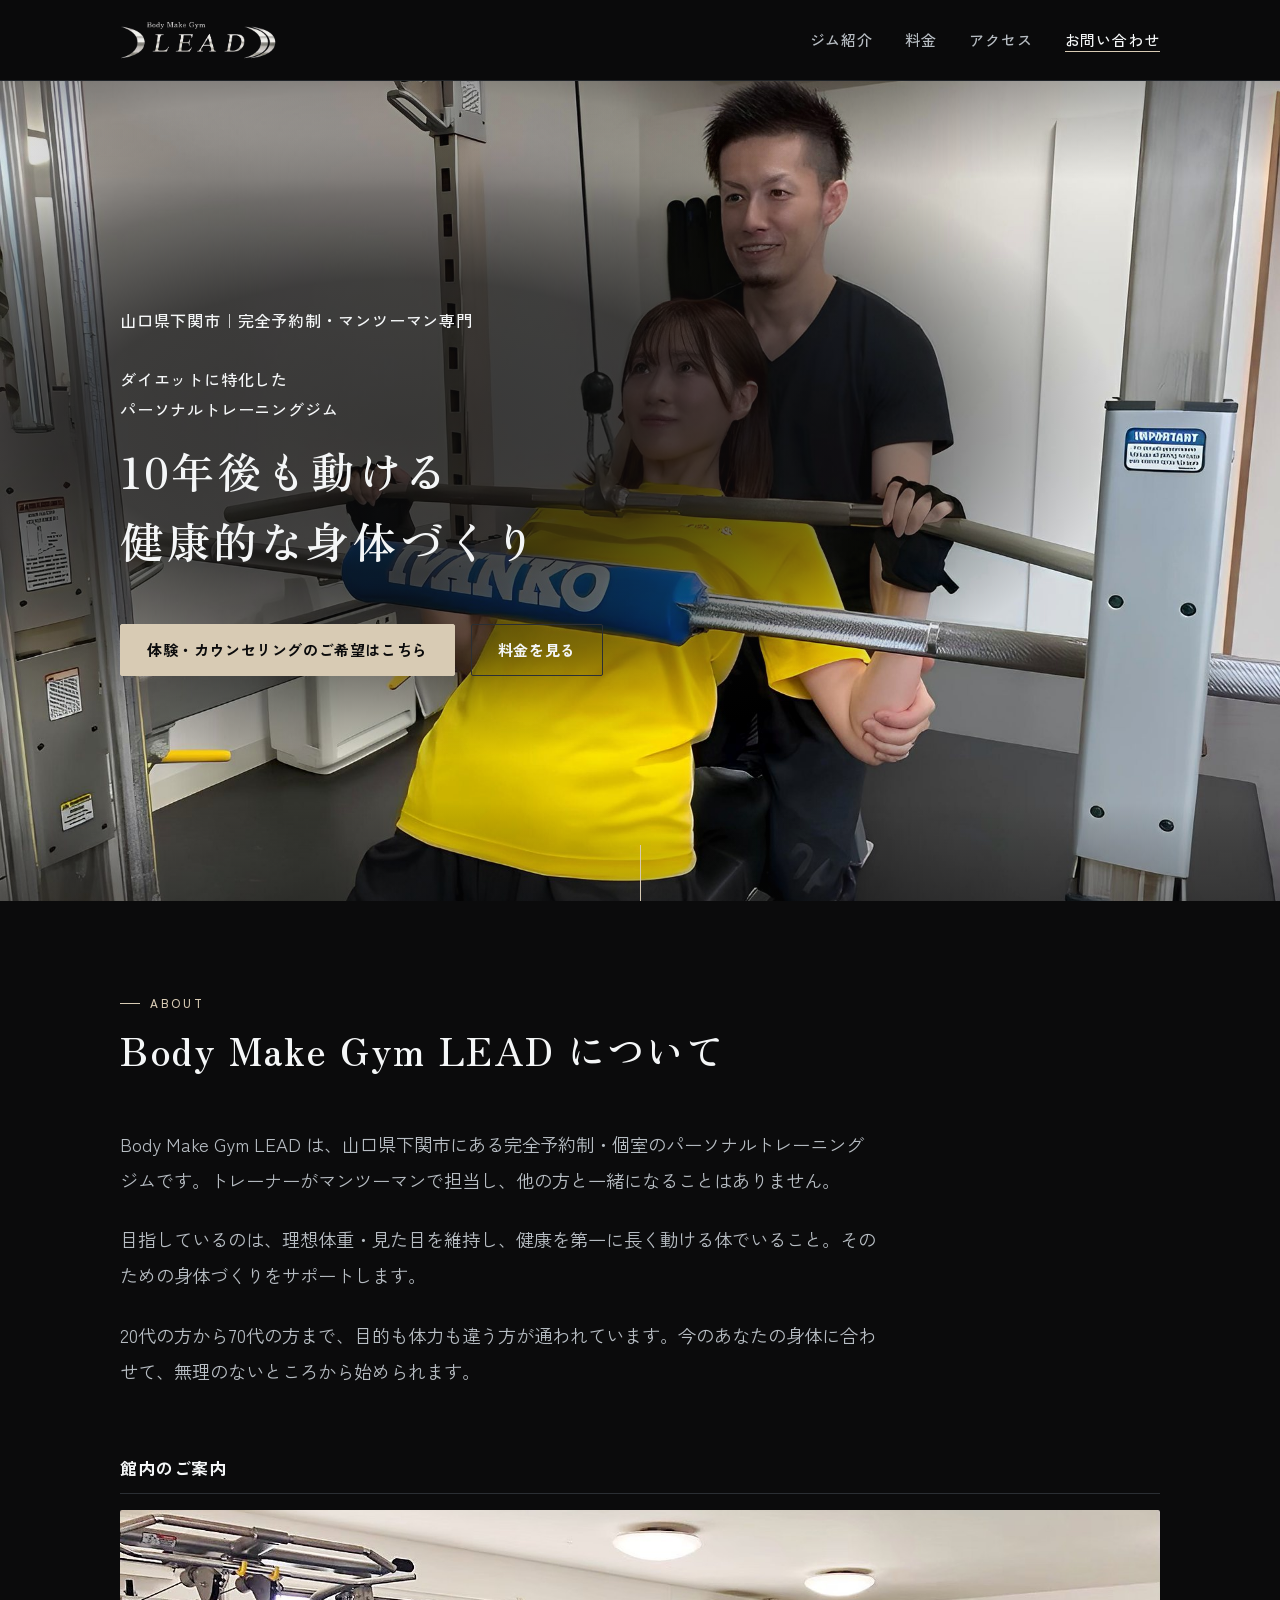
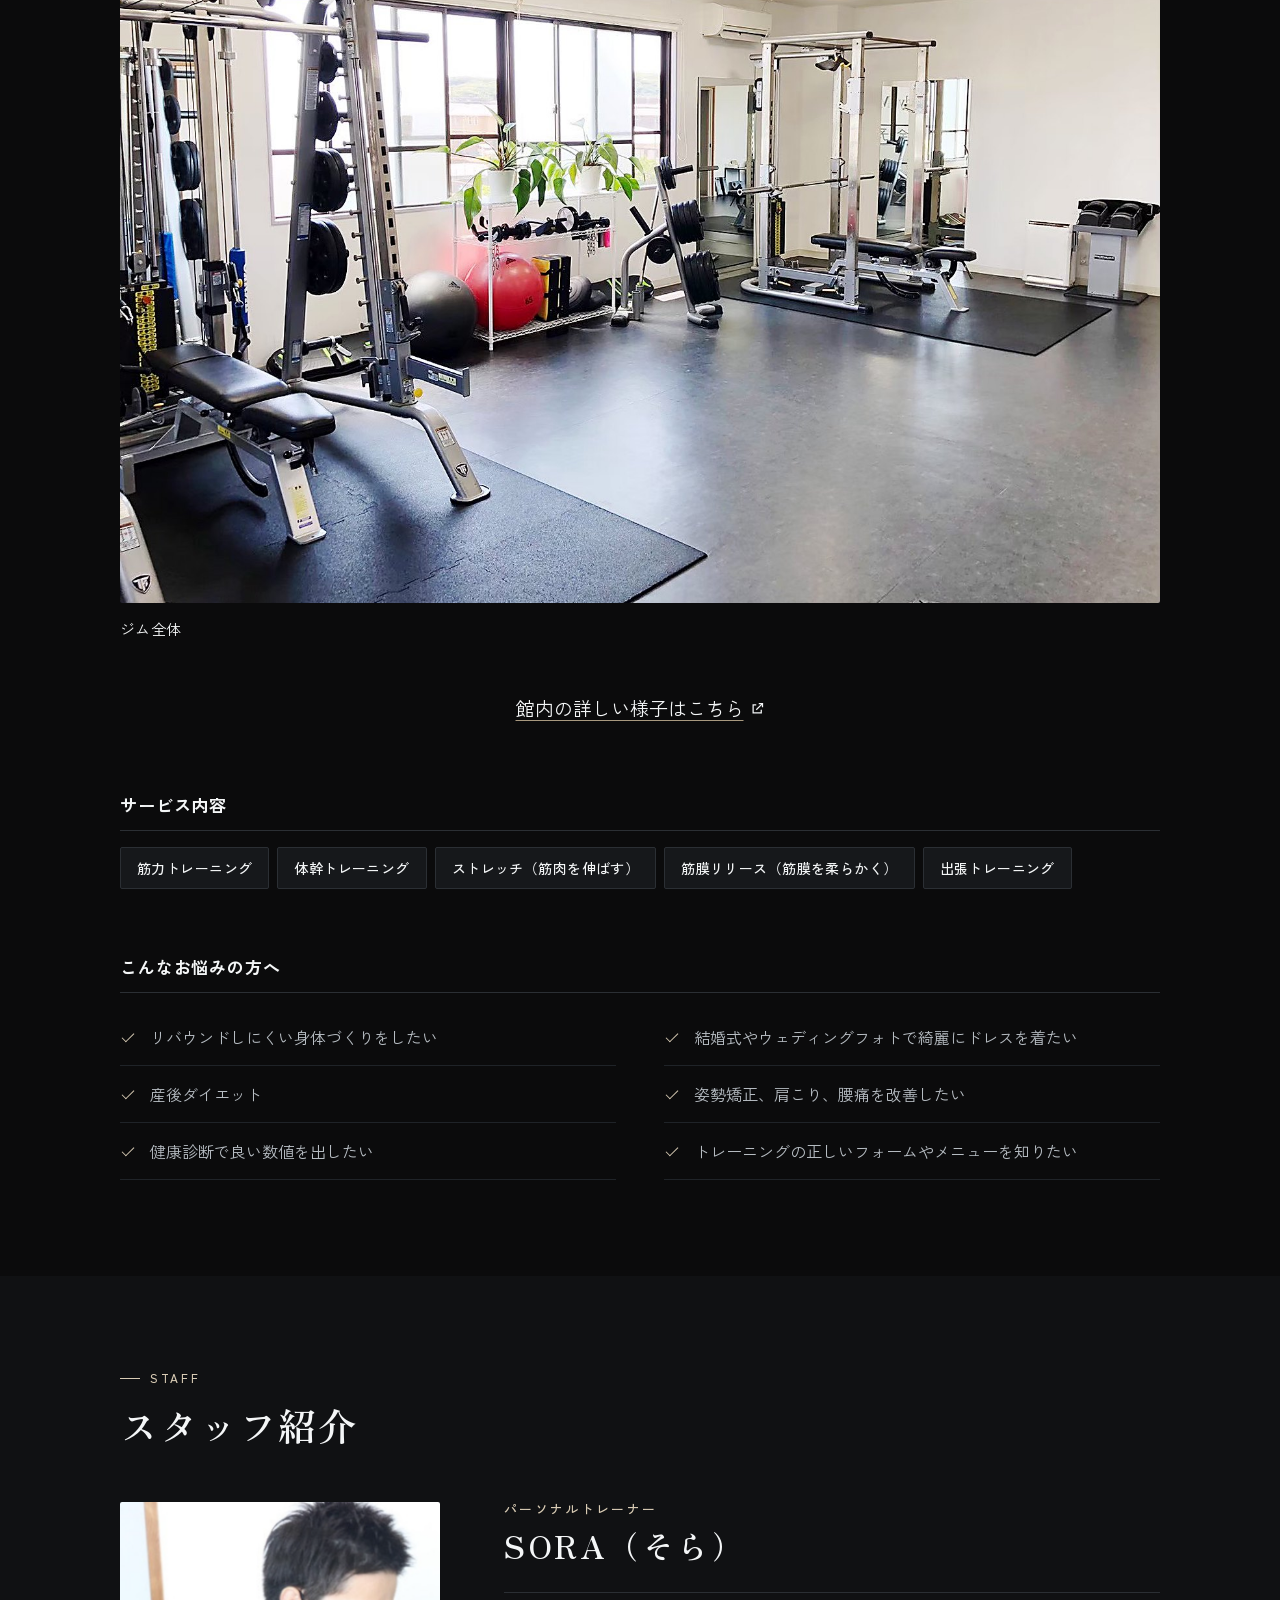
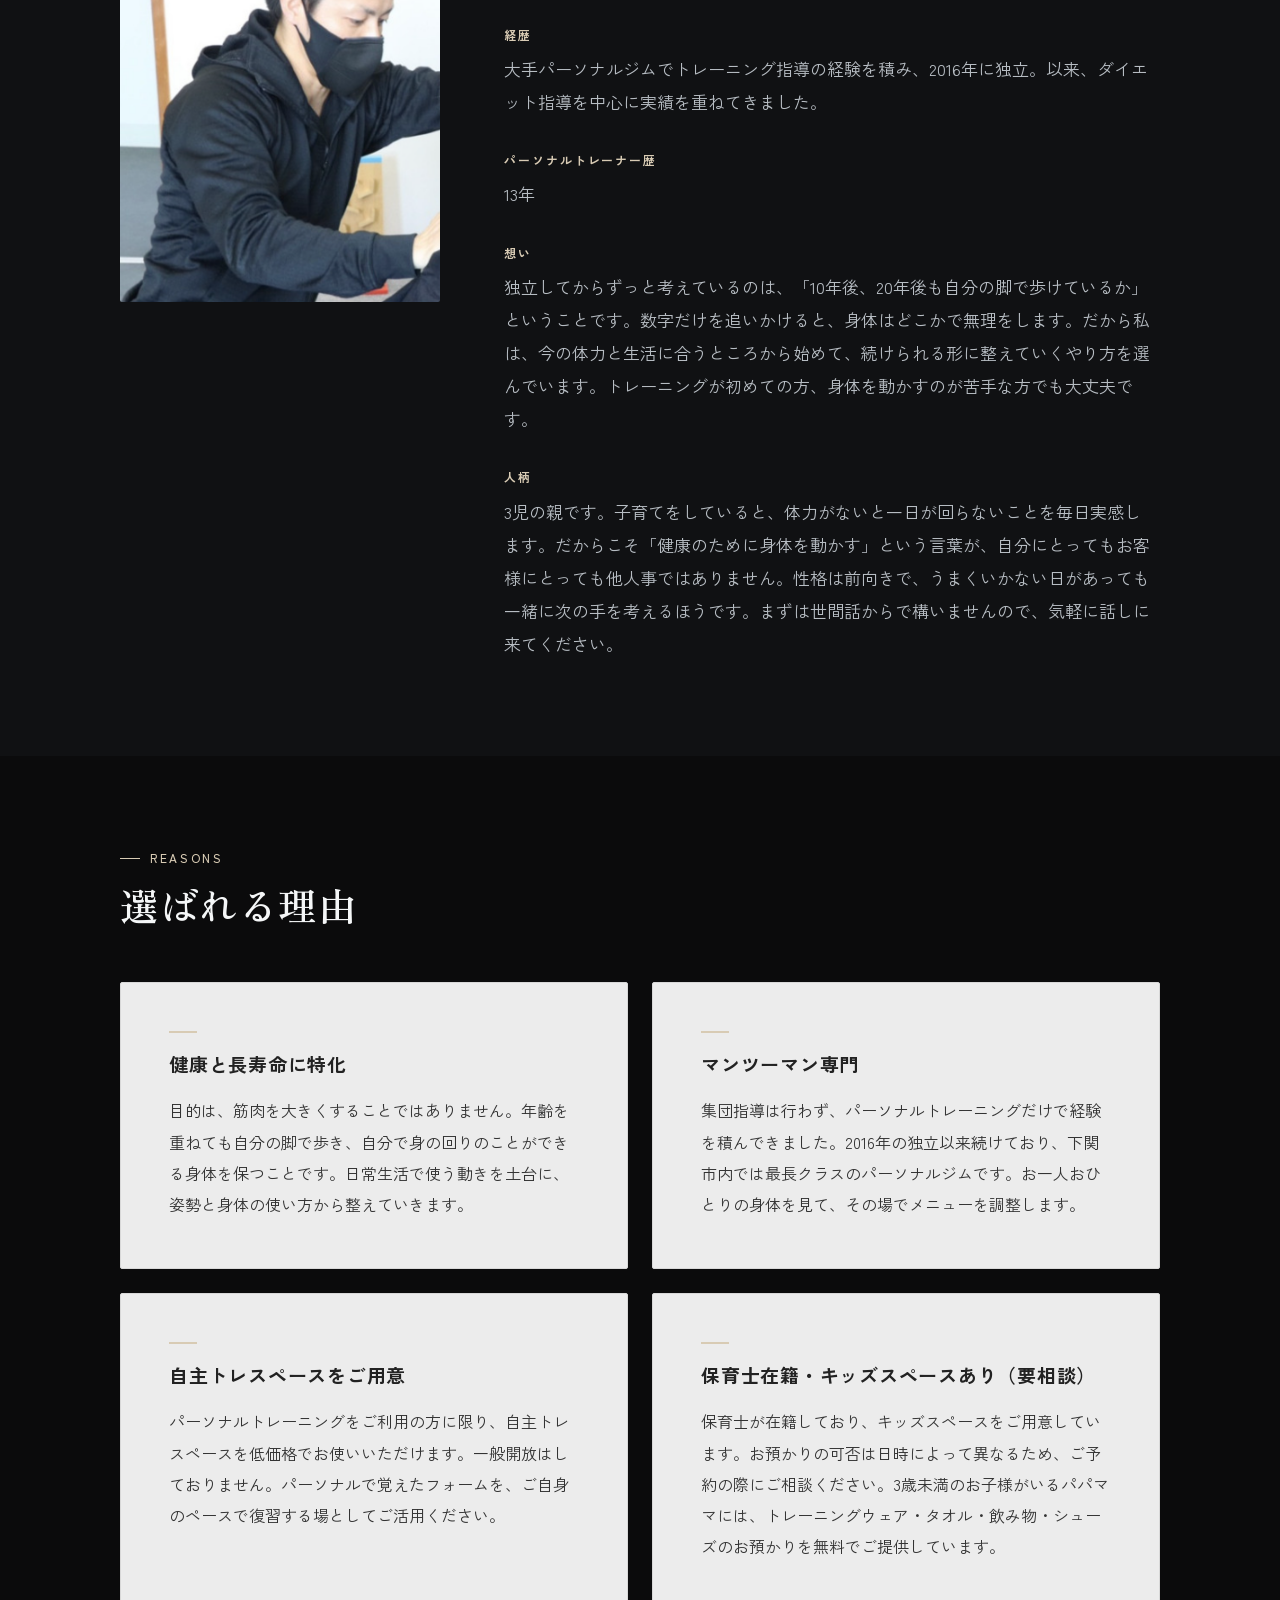
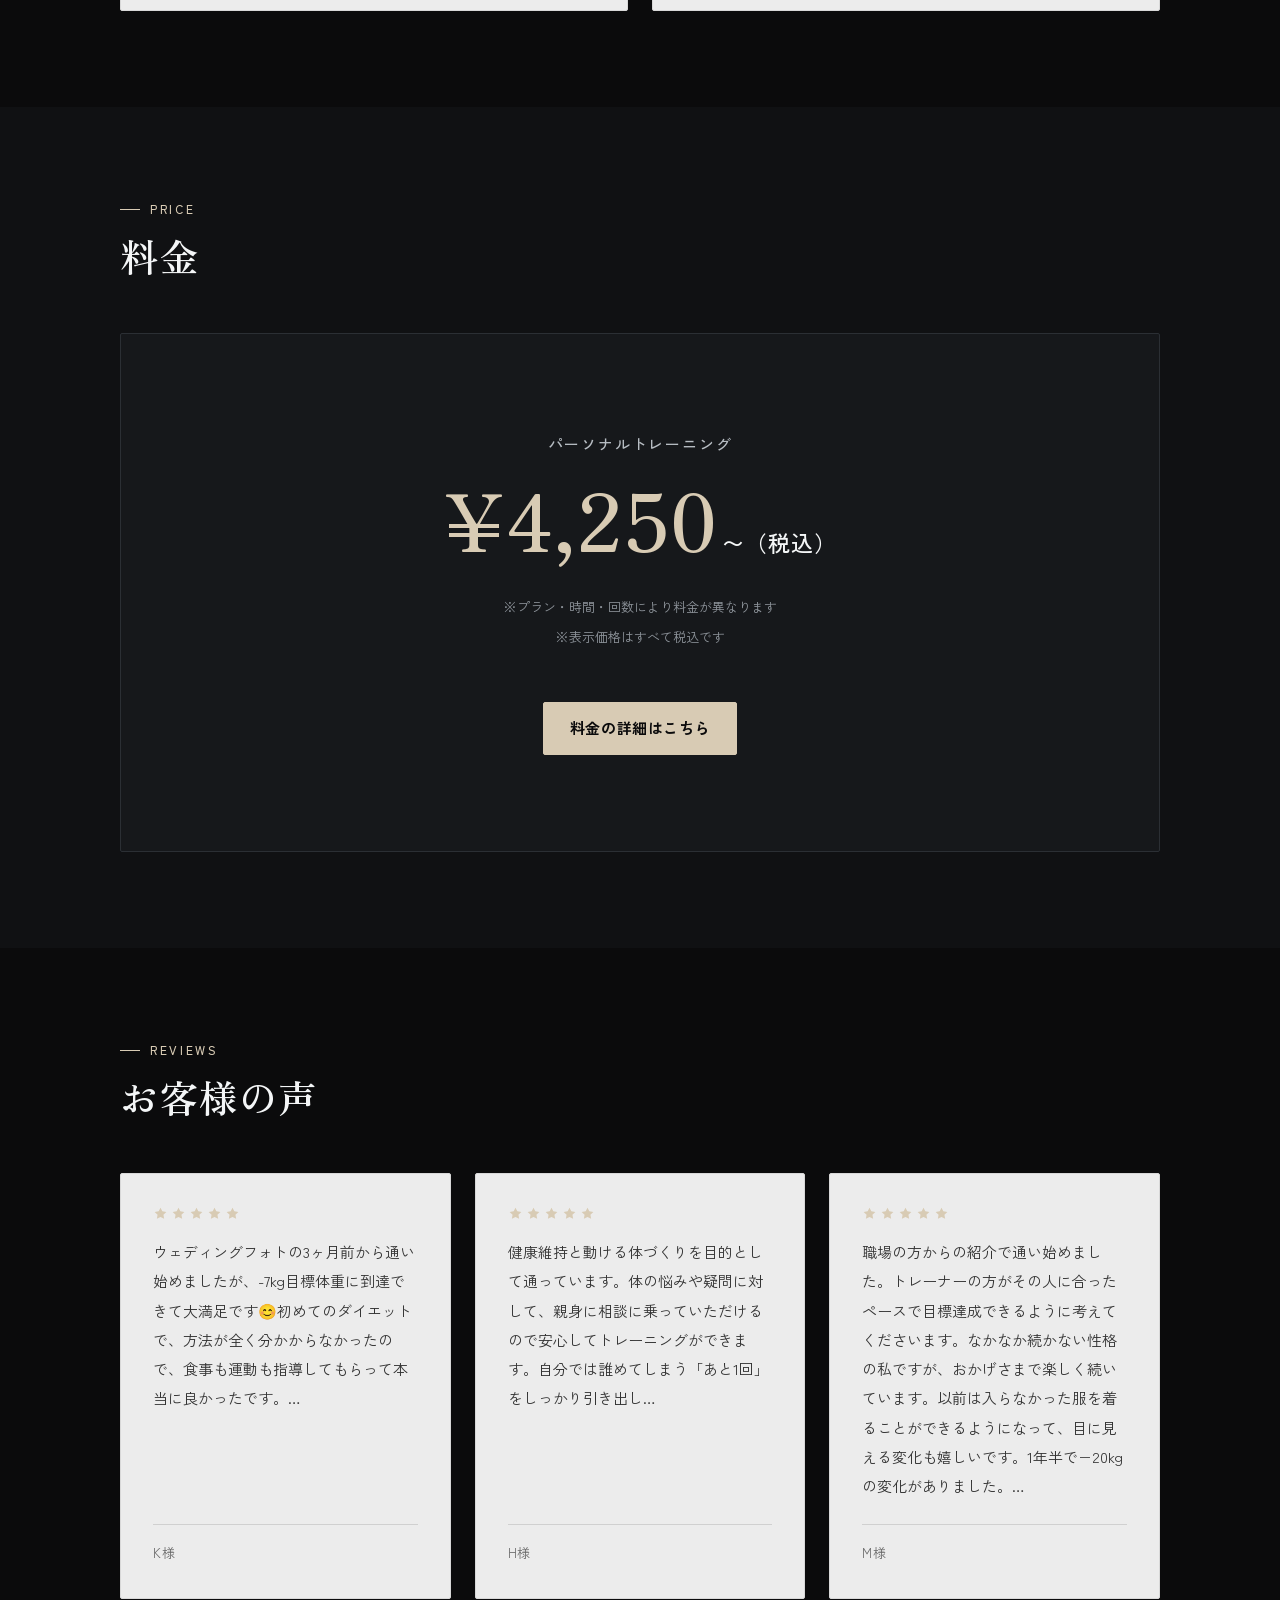
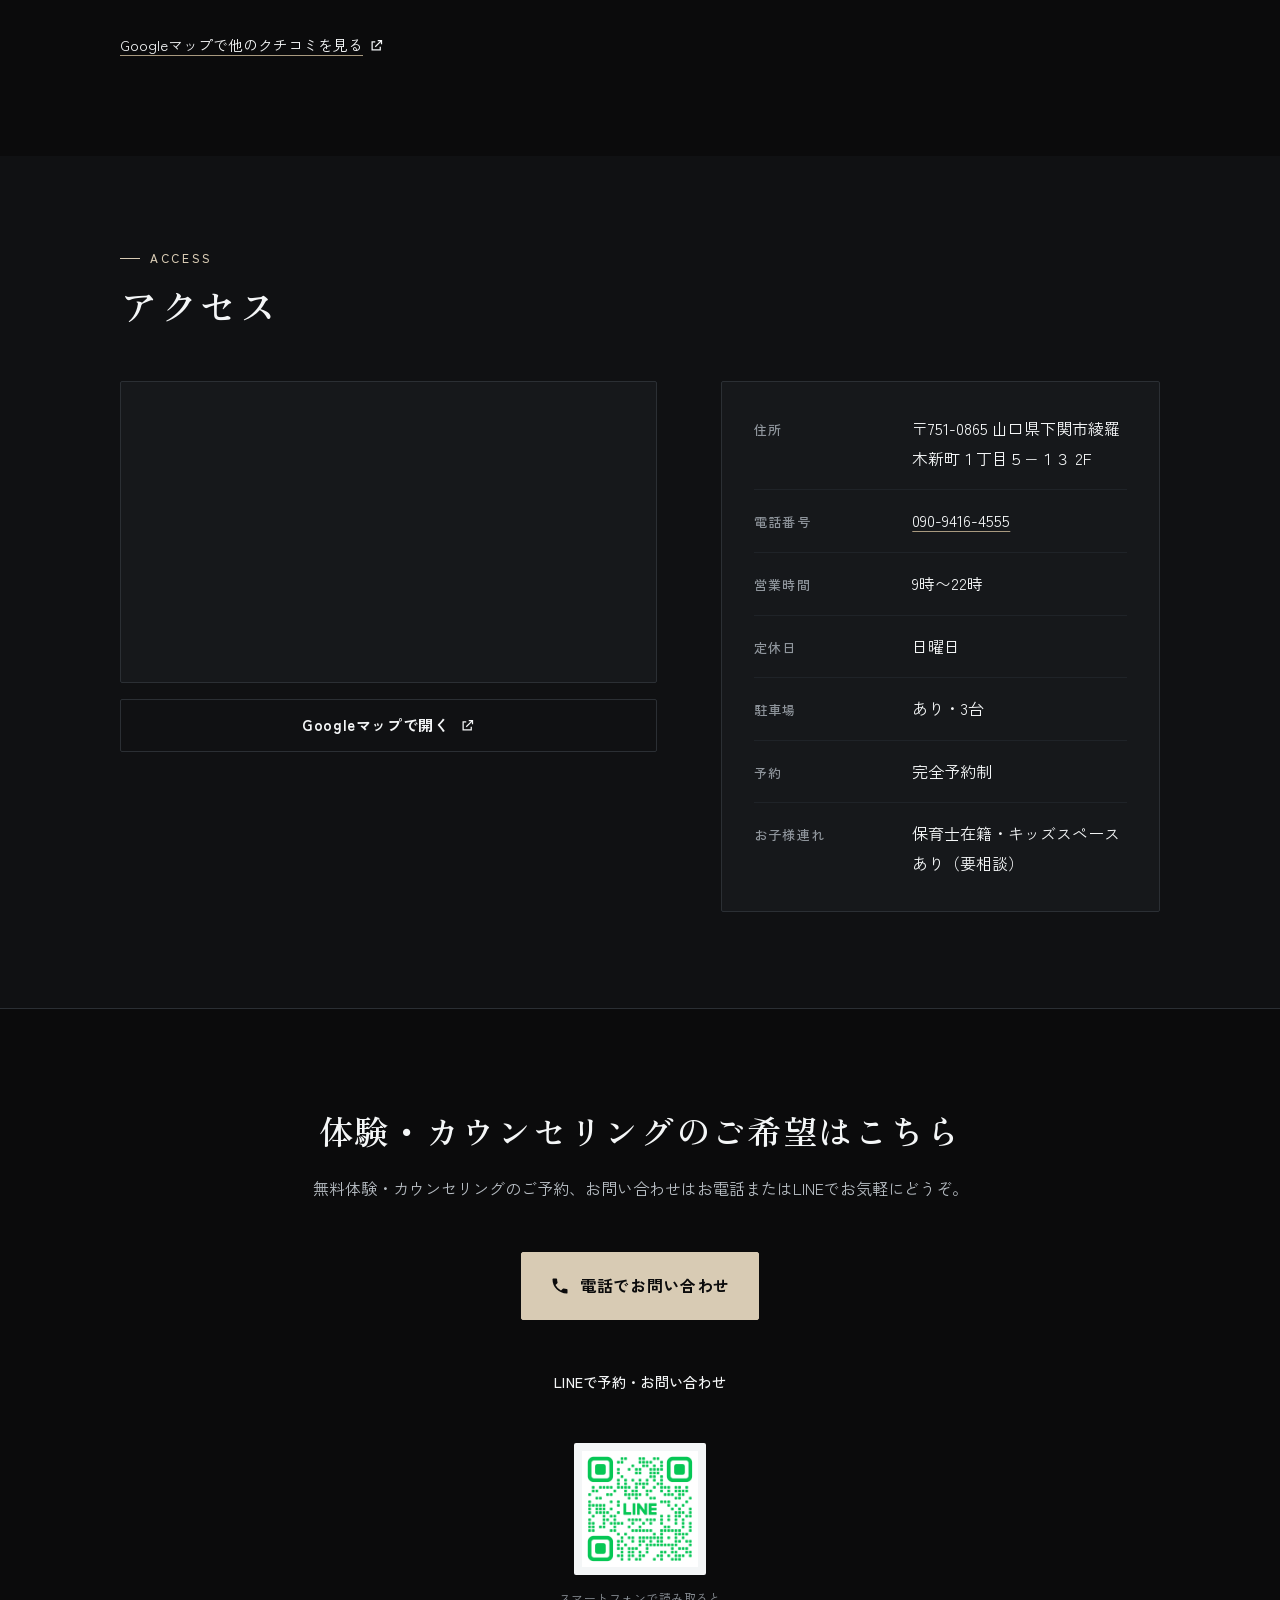
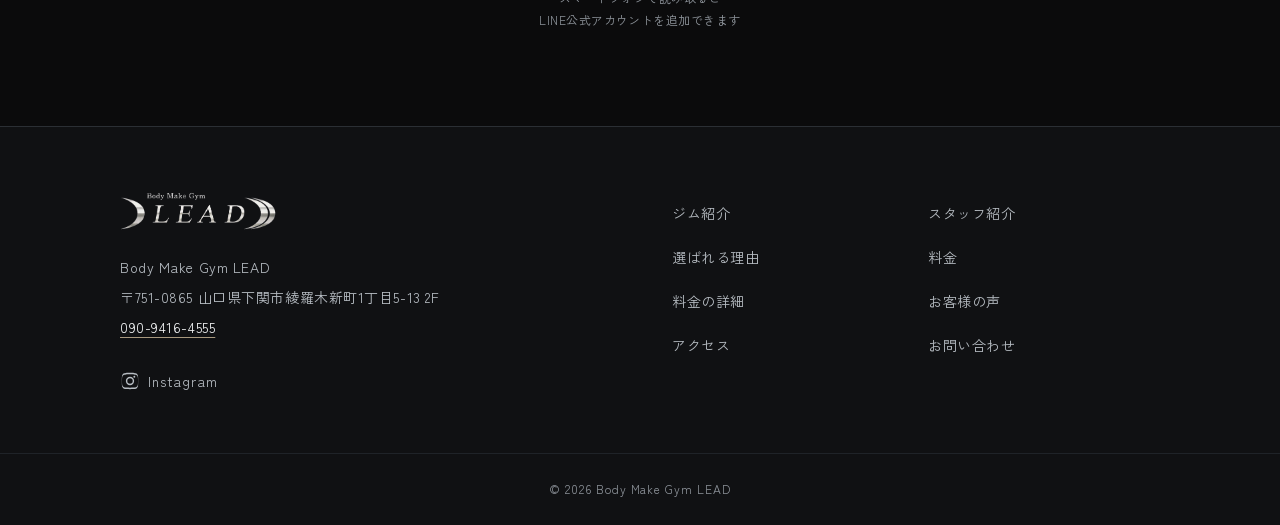
<file: index.html>
<!DOCTYPE html>
<html lang="ja">
<head>
<meta charset="UTF-8">
<meta name="viewport" content="width=device-width, initial-scale=1">
<title>Body Make Gym LEAD｜山口県下関市のパーソナルトレーニングジム</title>
<meta name="description" content="山口県下関市の完全予約制・マンツーマン専門パーソナルトレーニングジム。健康と、10年後も動ける身体づくりを目的に、20代から70代まで幅広い方が通われています。">
<link rel="preconnect" href="https://fonts.googleapis.com">
<link rel="preconnect" href="https://fonts.gstatic.com" crossorigin>
<link href="https://fonts.googleapis.com/css2?family=Zen+Kaku+Gothic+New:wght@400;500;700&family=Zen+Old+Mincho:wght@400;600&display=swap" rel="stylesheet">
<link rel="stylesheet" href="assets/css/style.css">
</head>
<body class="lead-page">

<a class="lead-skip" href="#lead-main">本文へスキップ</a>

<!-- ============================================================
     ① ヘッダー
     ロゴ画像 ＋ アンカーナビ（ジム紹介／料金／アクセス／お問い合わせ）
     ============================================================ -->
<header class="lead-header" id="lead-header">
  <div class="lead-header__inner">

    <!-- ▼ロゴ：クライアント支給のロゴ画像に差し替え → {{ロゴ画像ファイル}}（支給済み logo_001.jpg）を切り抜き・透過処理して assets/img/logo.png として設置 -->
    <a class="lead-header__brand" href="#lead-hero" aria-label="Body Make Gym LEAD トップへ">
      <img class="lead-header__logo" src="assets/img/logo.png" alt="Body Make Gym LEAD" width="939" height="240" decoding="async">
    </a>
    <!-- ▲ロゴここまで -->

    <button class="lead-header__toggle" type="button" aria-expanded="false" aria-controls="lead-nav" aria-label="メニューを開く">
      <span class="lead-header__bar" aria-hidden="true"></span>
      <span class="lead-header__bar" aria-hidden="true"></span>
      <span class="lead-header__bar" aria-hidden="true"></span>
    </button>

    <nav class="lead-nav" id="lead-nav" aria-label="メインナビゲーション">
      <ul class="lead-nav__list">
        <li class="lead-nav__item"><a class="lead-nav__link" href="#lead-about">ジム紹介</a></li>
        <li class="lead-nav__item"><a class="lead-nav__link" href="#lead-price">料金</a></li>
        <li class="lead-nav__item"><a class="lead-nav__link" href="#lead-access">アクセス</a></li>
        <li class="lead-nav__item"><a class="lead-nav__link" href="#lead-contact">お問い合わせ</a></li>
      </ul>
    </nav>

  </div>
</header>

<main class="lead-main" id="lead-main">

<!-- ============================================================
     ② ファーストビュー
     ============================================================ -->
<section class="lead-section lead-hero" id="lead-hero">
  <!-- ▼メイン写真スライド：3秒ごとに自動で切り替わります。
       写真を差し替えるときは assets/img/top-01.jpg 〜 top-03.jpg を同じ名前で上書きしてください。
       枚数を変えるときは、この <img> の増減に合わせて style.css の
       「ファーストビューの背景スライド」の animation-delay を調整してください。 -->
  <div class="lead-hero__media" aria-hidden="true">
    <img class="lead-hero__img" src="assets/img/top-01.jpg" alt="" width="1920" height="1439" decoding="async" fetchpriority="high">
    <img class="lead-hero__img" src="assets/img/top-02.jpg" alt="" width="1920" height="1441" decoding="async">
    <img class="lead-hero__img" src="assets/img/top-03.jpg" alt="" width="1920" height="1439" decoding="async">
  </div>
  <!-- ▲メイン写真スライドここまで -->
  <div class="lead-hero__veil" aria-hidden="true"></div>

  <div class="lead-hero__inner lead-container">
    <p class="lead-hero__lead">山口県下関市｜完全予約制・マンツーマン専門<br><br>ダイエットに特化した<br>パーソナルトレーニングジム</p>
    <!-- ▼キャッチコピー：<br> は「身体」が2行に割れるのを防ぐための改行位置です。文言を変えるときは改行位置も見直してください -->
    <h1 class="lead-hero__catch">10年後も動ける<br>健康的な身体づくり</h1>
    <!-- ▲キャッチコピーここまで -->

    <div class="lead-hero__actions">
      <a class="lead-btn lead-btn--fill" href="#lead-contact">体験・カウンセリングのご希望はこちら</a>
      <a class="lead-btn lead-btn--line" href="#lead-price">料金を見る</a>
    </div>
  </div>

  <span class="lead-hero__scroll" aria-hidden="true"></span>
</section>

<!-- ============================================================
     ③ ジム紹介（法人としてのLEAD）
     ============================================================ -->
<section class="lead-section lead-about" id="lead-about" aria-labelledby="lead-about-h">
  <div class="lead-container">

    <header class="lead-head lead-reveal">
      <p class="lead-head__eyebrow">About</p>
      <h2 class="lead-head__title" id="lead-about-h">Body Make Gym LEAD について</h2>
    </header>

    <div class="lead-about__body lead-reveal">
      <p class="lead-p">Body Make Gym LEAD は、山口県下関市にある完全予約制・個室のパーソナルトレーニングジムです。トレーナーがマンツーマンで担当し、他の方と一緒になることはありません。</p>
      <p class="lead-p">目指しているのは、理想体重・見た目を維持し、健康を第一に長く動ける体でいること。そのための身体づくりをサポートします。</p>
      <p class="lead-p">20代の方から70代の方まで、目的も体力も違う方が通われています。今のあなたの身体に合わせて、無理のないところから始められます。</p>
    </div>

    <!-- ▼館内のご案内：写真を差し替えるときは assets/img/gym-01.jpg 〜 gym-05.jpg を同じ名前で上書きしてください。
         キャプションは「何が写っているか」だけを書く方針です。
         利用条件（自主トレスペースはパーソナルご利用の方限定／お預かりは要相談）は
         打ち合わせで確定した内容のみを添えています。文言を変える際はご注意ください。 -->
    <div class="lead-about__block lead-reveal">
      <h3 class="lead-h3">館内のご案内</h3>

      <figure class="lead-gallery__lead">
        <div class="lead-imgbox lead-imgbox--32">
          <img class="lead-img" src="assets/img/gym-01.jpg" alt="Body Make Gym LEAD の店内全体。トレーニングマシンが並ぶ明るいフロア" width="1600" height="1067" loading="lazy" decoding="async">
        </div>
        <figcaption class="lead-gallery__cap">ジム全体</figcaption>
      </figure>

      <p class="lead-about__more lead-reveal">
        <a class="lead-textlink" href="gallery.html">
          館内の詳しい様子はこちら
          <svg class="lead-icon lead-icon--sm" viewBox="0 0 24 24" aria-hidden="true" focusable="false"><path d="M14 3h7v7h-2V6.4l-8.3 8.3-1.4-1.4L17.6 5H14zM5 5h5v2H6v11h11v-4h2v6H4V5z"/></svg>
        </a>
      </p>
    </div>
    <!-- ▲館内のご案内ここまで -->

    <!-- ▼サービス内容：項目を増減する場合はこのリストを編集 -->
    <div class="lead-about__block lead-reveal">
      <h3 class="lead-h3">サービス内容</h3>
      <ul class="lead-tags">
        <li class="lead-tags__item">筋力トレーニング</li>
        <li class="lead-tags__item">体幹トレーニング</li>
        <li class="lead-tags__item">ストレッチ（筋肉を伸ばす）</li>
        <li class="lead-tags__item">筋膜リリース（筋膜を柔らかく）</li>
        <li class="lead-tags__item">出張トレーニング</li>
      </ul>
    </div>
    <!-- ▲サービス内容ここまで -->

    <!-- ▼こんなお悩みの方へ：項目を増減する場合はこのリストを編集 -->
    <div class="lead-about__block lead-reveal">
      <h3 class="lead-h3">こんなお悩みの方へ</h3>
      <ul class="lead-checks">
        <li class="lead-checks__item">リバウンドしにくい身体づくりをしたい</li>
        <li class="lead-checks__item">結婚式やウェディングフォトで綺麗にドレスを着たい</li>
        <li class="lead-checks__item">産後ダイエット</li>
        <li class="lead-checks__item">姿勢矯正、肩こり、腰痛を改善したい</li>
        <li class="lead-checks__item">健康診断で良い数値を出したい</li>
        <li class="lead-checks__item">トレーニングの正しいフォームやメニューを知りたい</li>
      </ul>
    </div>
    <!-- ▲こんなお悩みの方へここまで -->

  </div>
</section>

<!-- ============================================================
     ④ スタッフ紹介（個人）
     ※ここは「サービス説明」を書かない。人柄を伝えるセクション。
     ============================================================ -->
<section class="lead-section lead-staff" id="lead-staff" aria-labelledby="lead-staff-h">
  <div class="lead-container">

    <header class="lead-head lead-reveal">
      <p class="lead-head__eyebrow">Staff</p>
      <h2 class="lead-head__title" id="lead-staff-h">スタッフ紹介</h2>
    </header>

    <div class="lead-staff__grid lead-reveal">
      <div class="lead-staff__photo lead-imgbox lead-imgbox--45">
        <!-- ▼トレーナー写真：顔が分かる写真に差し替え（4:5） -->
        <img class="lead-img" src="assets/img/sorada.png" alt="パーソナルトレーナー SORA（そら）" width="800" height="1000" loading="lazy" decoding="async">
        <!-- ▲トレーナー写真ここまで -->
      </div>

      <div class="lead-staff__body">
        <!-- ▼トレーナー氏名・肩書：ここを書き換え -->
        <p class="lead-staff__role">パーソナルトレーナー</p>
        <p class="lead-staff__name">SORA（そら）</p>
        <!-- ▲トレーナー氏名・肩書ここまで -->

        <dl class="lead-staff__dl">
          <dt class="lead-staff__dt">経歴</dt>
          <dd class="lead-staff__dd">大手パーソナルジムでトレーニング指導の経験を積み、2016年に独立。以来、ダイエット指導を中心に実績を重ねてきました。</dd>

          <dt class="lead-staff__dt">パーソナルトレーナー歴</dt>
          <dd class="lead-staff__dd">13年</dd>

          <dt class="lead-staff__dt">想い</dt>
          <dd class="lead-staff__dd">独立してからずっと考えているのは、「10年後、20年後も自分の脚で歩けているか」ということです。数字だけを追いかけると、身体はどこかで無理をします。だから私は、今の体力と生活に合うところから始めて、続けられる形に整えていくやり方を選んでいます。トレーニングが初めての方、身体を動かすのが苦手な方でも大丈夫です。</dd>

          <dt class="lead-staff__dt">人柄</dt>
          <dd class="lead-staff__dd">3児の親です。子育てをしていると、体力がないと一日が回らないことを毎日実感します。だからこそ「健康のために身体を動かす」という言葉が、自分にとってもお客様にとっても他人事ではありません。性格は前向きで、うまくいかない日があっても一緒に次の手を考えるほうです。まずは世間話からで構いませんので、気軽に話しに来てください。</dd>
        </dl>
      </div>
    </div>

  </div>
</section>

<!-- ============================================================
     ⑤ 選ばれる理由（強み）
     ============================================================ -->
<section class="lead-section lead-reasons" id="lead-reasons" aria-labelledby="lead-reasons-h">
  <div class="lead-container">

    <header class="lead-head lead-reveal">
      <p class="lead-head__eyebrow">Reasons</p>
      <h2 class="lead-head__title" id="lead-reasons-h">選ばれる理由</h2>
    </header>

    <!-- ▼強みカード：4枚。文章を書き換える場合はこの中を編集 -->
    <ul class="lead-cards lead-reveal">

      <li class="lead-card">
        <h3 class="lead-card__title">健康と長寿命に特化</h3>
        <p class="lead-card__text">目的は、筋肉を大きくすることではありません。年齢を重ねても自分の脚で歩き、自分で身の回りのことができる身体を保つことです。日常生活で使う動きを土台に、姿勢と身体の使い方から整えていきます。</p>
      </li>

      <li class="lead-card">
        <h3 class="lead-card__title">マンツーマン専門</h3>
        <p class="lead-card__text">集団指導は行わず、パーソナルトレーニングだけで経験を積んできました。2016年の独立以来続けており、下関市内では最長クラスのパーソナルジムです。お一人おひとりの身体を見て、その場でメニューを調整します。</p>
      </li>

      <li class="lead-card">
        <h3 class="lead-card__title">自主トレスペースをご用意</h3>
        <p class="lead-card__text">パーソナルトレーニングをご利用の方に限り、自主トレスペースを低価格でお使いいただけます。一般開放はしておりません。パーソナルで覚えたフォームを、ご自身のペースで復習する場としてご活用ください。</p>
      </li>

      <li class="lead-card">
        <h3 class="lead-card__title">保育士在籍・キッズスペースあり（要相談）</h3>
        <p class="lead-card__text">保育士が在籍しており、キッズスペースをご用意しています。お預かりの可否は日時によって異なるため、ご予約の際にご相談ください。3歳未満のお子様がいるパパママには、トレーニングウェア・タオル・飲み物・シューズのお預かりを無料でご提供しています。</p>
      </li>

    </ul>
    <!-- ▲強みカードここまで -->

  </div>
</section>

<!-- ============================================================
     ⑥ 料金（トップページは最低価格のみ）
     ============================================================ -->
<section class="lead-section lead-price" id="lead-price" aria-labelledby="lead-price-h">
  <div class="lead-container">

    <header class="lead-head lead-reveal">
      <p class="lead-head__eyebrow">Price</p>
      <h2 class="lead-head__title" id="lead-price-h">料金</h2>
    </header>

    <div class="lead-price__box lead-reveal">
      <!-- ▼料金：ここの数字を書き換えればトップページの料金表示が変わります -->
      <p class="lead-price__label">パーソナルトレーニング</p>
      <p class="lead-price__figure"><span class="lead-price__num">¥4,250</span><span class="lead-price__from">〜（税込）</span></p>
      <!-- ▲料金ここまで -->

      <p class="lead-price__note">※プラン・時間・回数により料金が異なります</p>
      <p class="lead-price__note">※表示価格はすべて税込です</p>

      <a class="lead-btn lead-btn--fill lead-price__cta" href="price.html">料金の詳細はこちら</a>
    </div>

  </div>
</section>

<!-- ============================================================
     ⑦ お客様の声（Googleクチコミ 2〜3件のみ）
     ============================================================ -->
<section class="lead-section lead-voice" id="lead-voice" aria-labelledby="lead-voice-h">
  <div class="lead-container">

    <header class="lead-head lead-reveal">
      <p class="lead-head__eyebrow">Reviews</p>
      <h2 class="lead-head__title" id="lead-voice-h">お客様の声</h2>
    </header>

    <!-- ▼クチコミ：3列グリッド形式で表示 -->
    <div class="lead-voices lead-reveal">

      <div class="lead-voice-card">
        <p class="lead-stars" role="img" aria-label="5段階中5">
          <svg class="lead-star" viewBox="0 0 24 24" aria-hidden="true" focusable="false"><path d="m12 2.6 2.9 5.9 6.5.9-4.7 4.6 1.1 6.4-5.8-3-5.8 3 1.1-6.4L2.6 9.4l6.5-.9z"/></svg>
          <svg class="lead-star" viewBox="0 0 24 24" aria-hidden="true" focusable="false"><path d="m12 2.6 2.9 5.9 6.5.9-4.7 4.6 1.1 6.4-5.8-3-5.8 3 1.1-6.4L2.6 9.4l6.5-.9z"/></svg>
          <svg class="lead-star" viewBox="0 0 24 24" aria-hidden="true" focusable="false"><path d="m12 2.6 2.9 5.9 6.5.9-4.7 4.6 1.1 6.4-5.8-3-5.8 3 1.1-6.4L2.6 9.4l6.5-.9z"/></svg>
          <svg class="lead-star" viewBox="0 0 24 24" aria-hidden="true" focusable="false"><path d="m12 2.6 2.9 5.9 6.5.9-4.7 4.6 1.1 6.4-5.8-3-5.8 3 1.1-6.4L2.6 9.4l6.5-.9z"/></svg>
          <svg class="lead-star" viewBox="0 0 24 24" aria-hidden="true" focusable="false"><path d="m12 2.6 2.9 5.9 6.5.9-4.7 4.6 1.1 6.4-5.8-3-5.8 3 1.1-6.4L2.6 9.4l6.5-.9z"/></svg>
        </p>
        <blockquote class="lead-voice-card__text"><p>ウェディングフォトの3ヶ月前から通い始めましたが、-7kg目標体重に到達できて大満足です😊初めてのダイエットで、方法が全く分かからなかったので、食事も運動も指導してもらって本当に良かったです。…</p></blockquote>
        <p class="lead-voice-card__name">K様</p>
      </div>

      <div class="lead-voice-card">
        <p class="lead-stars" role="img" aria-label="5段階中5">
          <svg class="lead-star" viewBox="0 0 24 24" aria-hidden="true" focusable="false"><path d="m12 2.6 2.9 5.9 6.5.9-4.7 4.6 1.1 6.4-5.8-3-5.8 3 1.1-6.4L2.6 9.4l6.5-.9z"/></svg>
          <svg class="lead-star" viewBox="0 0 24 24" aria-hidden="true" focusable="false"><path d="m12 2.6 2.9 5.9 6.5.9-4.7 4.6 1.1 6.4-5.8-3-5.8 3 1.1-6.4L2.6 9.4l6.5-.9z"/></svg>
          <svg class="lead-star" viewBox="0 0 24 24" aria-hidden="true" focusable="false"><path d="m12 2.6 2.9 5.9 6.5.9-4.7 4.6 1.1 6.4-5.8-3-5.8 3 1.1-6.4L2.6 9.4l6.5-.9z"/></svg>
          <svg class="lead-star" viewBox="0 0 24 24" aria-hidden="true" focusable="false"><path d="m12 2.6 2.9 5.9 6.5.9-4.7 4.6 1.1 6.4-5.8-3-5.8 3 1.1-6.4L2.6 9.4l6.5-.9z"/></svg>
          <svg class="lead-star" viewBox="0 0 24 24" aria-hidden="true" focusable="false"><path d="m12 2.6 2.9 5.9 6.5.9-4.7 4.6 1.1 6.4-5.8-3-5.8 3 1.1-6.4L2.6 9.4l6.5-.9z"/></svg>
        </p>
        <blockquote class="lead-voice-card__text"><p>健康維持と動ける体づくりを目的として通っています。体の悩みや疑問に対して、親身に相談に乗っていただけるので安心してトレーニングができます。自分では誰めてしまう「あと1回」をしっかり引き出し…</p></blockquote>
        <p class="lead-voice-card__name">H様</p>
      </div>

      <div class="lead-voice-card">
        <p class="lead-stars" role="img" aria-label="5段階中5">
          <svg class="lead-star" viewBox="0 0 24 24" aria-hidden="true" focusable="false"><path d="m12 2.6 2.9 5.9 6.5.9-4.7 4.6 1.1 6.4-5.8-3-5.8 3 1.1-6.4L2.6 9.4l6.5-.9z"/></svg>
          <svg class="lead-star" viewBox="0 0 24 24" aria-hidden="true" focusable="false"><path d="m12 2.6 2.9 5.9 6.5.9-4.7 4.6 1.1 6.4-5.8-3-5.8 3 1.1-6.4L2.6 9.4l6.5-.9z"/></svg>
          <svg class="lead-star" viewBox="0 0 24 24" aria-hidden="true" focusable="false"><path d="m12 2.6 2.9 5.9 6.5.9-4.7 4.6 1.1 6.4-5.8-3-5.8 3 1.1-6.4L2.6 9.4l6.5-.9z"/></svg>
          <svg class="lead-star" viewBox="0 0 24 24" aria-hidden="true" focusable="false"><path d="m12 2.6 2.9 5.9 6.5.9-4.7 4.6 1.1 6.4-5.8-3-5.8 3 1.1-6.4L2.6 9.4l6.5-.9z"/></svg>
          <svg class="lead-star" viewBox="0 0 24 24" aria-hidden="true" focusable="false"><path d="m12 2.6 2.9 5.9 6.5.9-4.7 4.6 1.1 6.4-5.8-3-5.8 3 1.1-6.4L2.6 9.4l6.5-.9z"/></svg>
        </p>
        <blockquote class="lead-voice-card__text"><p>職場の方からの紹介で通い始めました。トレーナーの方がその人に合ったペースで目標達成できるように考えてくださいます。なかなか続かない性格の私ですが、おかげさまで楽しく続いています。以前は入らなかった服を着ることができるようになって、目に見える変化も嬉しいです。1年半で−20kgの変化がありました。…</p></blockquote>
        <p class="lead-voice-card__name">M様</p>
      </div>

    </div>
    <!-- ▲クチコミここまで -->

    <p class="lead-voice__more lead-reveal">
      <a class="lead-textlink" href="https://maps.app.goo.gl/gR8Fu1kC1TKGGPWx8" target="_blank" rel="noopener noreferrer">
        Googleマップで他のクチコミを見る
        <svg class="lead-icon lead-icon--sm" viewBox="0 0 24 24" aria-hidden="true" focusable="false"><path d="M14 3h7v7h-2V6.4l-8.3 8.3-1.4-1.4L17.6 5H14zM5 5h5v2H6v11h11v-4h2v6H4V5z"/></svg>
      </a>
    </p>

  </div>
</section>

<!-- ============================================================
     ⑧ アクセス
     ============================================================ -->
<section class="lead-section lead-access" id="lead-access" aria-labelledby="lead-access-h">
  <div class="lead-container">

    <header class="lead-head lead-reveal">
      <p class="lead-head__eyebrow">Access</p>
      <h2 class="lead-head__title" id="lead-access-h">アクセス</h2>
    </header>

    <div class="lead-access__grid">

      <div class="lead-access__mapcol lead-reveal">
        <!-- ▼地図：Googleマップの「地図を埋め込む」で取得した <iframe> をこの下に貼り付け -->
        <div class="lead-map">
          <iframe src="https://www.google.com/maps/embed?pb=!1m18!1m12!1m3!1d2276.5133647958696!2d130.92333930334397!3d34.006136495061334!2m3!1f0!2f0!3f0!3m2!1i1024!2i768!4f13.1!3m3!1m2!1s0x3543a2d39fefffff%3A0x330028101c3e8096!2sBody%20Make%20Gym%20LEAD!5e0!3m2!1sja!2sjp!4v1787614045728!5m2!1sja!2sjp" width="600" height="450" style="border:0;" allowfullscreen="" loading="lazy" referrerpolicy="strict-origin-when-cross-origin"></iframe>
        </div>
        <!-- ▲地図ここまで -->

        <a class="lead-btn lead-btn--line lead-access__mapbtn" href="https://maps.app.goo.gl/gR8Fu1kC1TKGGPWx8" target="_blank" rel="noopener noreferrer">
          Googleマップで開く
          <svg class="lead-icon lead-icon--sm" viewBox="0 0 24 24" aria-hidden="true" focusable="false"><path d="M14 3h7v7h-2V6.4l-8.3 8.3-1.4-1.4L17.6 5H14zM5 5h5v2H6v11h11v-4h2v6H4V5z"/></svg>
        </a>
      </div>

      <!-- ▼店舗情報：住所・営業時間・定休日などはこの表を書き換え -->
      <div class="lead-infocard lead-reveal">
        <dl class="lead-infocard__dl">

          <div class="lead-infocard__row">
            <dt class="lead-infocard__dt">住所</dt>
            <dd class="lead-infocard__dd">〒751-0865 山口県下関市綾羅木新町１丁目５−１３ 2F</dd>
          </div>

          <div class="lead-infocard__row">
            <dt class="lead-infocard__dt">電話番号</dt>
            <dd class="lead-infocard__dd"><a class="lead-textlink" href="tel:090-9416-4555">090-9416-4555</a></dd>
          </div>

          <div class="lead-infocard__row">
            <dt class="lead-infocard__dt">営業時間</dt>
            <dd class="lead-infocard__dd">9時〜22時</dd>
          </div>

          <div class="lead-infocard__row">
            <dt class="lead-infocard__dt">定休日</dt>
            <dd class="lead-infocard__dd">日曜日</dd>
          </div>

          <div class="lead-infocard__row">
            <dt class="lead-infocard__dt">駐車場</dt>
            <dd class="lead-infocard__dd">あり・3台</dd>
          </div>

          <div class="lead-infocard__row">
            <dt class="lead-infocard__dt">予約</dt>
            <dd class="lead-infocard__dd">完全予約制</dd>
          </div>

          <div class="lead-infocard__row">
            <dt class="lead-infocard__dt">お子様連れ</dt>
            <dd class="lead-infocard__dd">保育士在籍・キッズスペースあり（要相談）</dd>
          </div>

        </dl>
      </div>
      <!-- ▲店舗情報ここまで -->

    </div>
  </div>
</section>

<!-- ============================================================
     フェーズ2：外部の無料予約サービスを埋め込む予定
     空き状況カレンダーの設置枠。今回は非表示（hidden）にしています。
     公開する際は下の <section> から hidden 属性を外し、
     lead-schedule__slot の中に予約サービスの埋め込みコードを貼り付けてください。
     ============================================================ -->
<section class="lead-section lead-schedule" id="lead-schedule" aria-labelledby="lead-schedule-h" hidden>
  <div class="lead-container">
    <header class="lead-head">
      <p class="lead-head__eyebrow">Schedule</p>
      <h2 class="lead-head__title" id="lead-schedule-h">空き状況</h2>
    </header>
    <div class="lead-schedule__slot">
      <!-- フェーズ2：外部の無料予約サービスを埋め込む予定 -->
    </div>
  </div>
</section>

<!-- ============================================================
     ⑨ お問い合わせ／CTA
     ※メールフォームは設置しない（迷惑メール対策のため意図的に排除）
     ============================================================ -->
<section class="lead-section lead-contact" id="lead-contact" aria-labelledby="lead-contact-h">
  <div class="lead-container">

    <div class="lead-contact__inner lead-reveal">
      <h2 class="lead-contact__title" id="lead-contact-h">体験・カウンセリングのご希望はこちら</h2>
      <p class="lead-contact__text">無料体験・カウンセリングのご予約、お問い合わせはお電話またはLINEでお気軽にどうぞ。</p>

      <div class="lead-contact__actions">
        <!-- ▼電話番号：ここを書き換えると表示とタップ発信の両方が変わります -->
        <a class="lead-btn lead-btn--fill lead-btn--lg" href="tel:090-9416-4555">
          <svg class="lead-icon" viewBox="0 0 24 24" aria-hidden="true" focusable="false"><path d="M6.6 10.8a15.1 15.1 0 0 0 6.6 6.6l2.2-2.2a1 1 0 0 1 1-.25 11.4 11.4 0 0 0 3.6.57 1 1 0 0 1 1 1V20a1 1 0 0 1-1 1A17 17 0 0 1 3 4a1 1 0 0 1 1-1h3.5a1 1 0 0 1 1 1 11.4 11.4 0 0 0 .57 3.6 1 1 0 0 1-.25 1z"/></svg>
          <span class="lead-btn__main">電話でお問い合わせ</span>
        </a>
        <!-- ▲電話番号ここまで -->
      </div>

      <!-- ▼LINE公式アカウント：予約・お問い合わせはLINEでも対応 -->
      <p class="lead-contact__line-text">LINEで予約・お問い合わせ</p>

      <!-- ▼LINE QRコード：PCで表示 -->
      <figure class="lead-contact__qr lead-contact__qr--pc">
        <img class="lead-contact__qrimg" src="assets/img/qrcode.png" alt="LINE公式アカウントの友だち追加用QRコード" width="240" height="240" loading="lazy" decoding="async">
        <figcaption class="lead-contact__qrcap">スマートフォンで読み取ると<br>LINE公式アカウントを追加できます</figcaption>
      </figure>
      <!-- ▲LINE QRコードここまで -->

      <!-- ▼LINE友達追加ボタン：SPで表示 -->
      <div class="lead-contact__line lead-contact__line--sp">
        <div class="line-it-button" data-lang="ja" data-type="friend" data-env="PROD" data-lineId="@vxf9542g"></div>
        <script src="https://www.line-website.com/social-plugins/js/thirdparty/loader.min.js" async="async" defer="defer"></script>
      </div>
      <!-- ▲LINE友達追加ボタンここまで -->


    </div>
  </div>
</section>

</main>

<!-- ============================================================
     ⑩ フッター
     ============================================================ -->
<footer class="lead-footer" id="lead-footer">
  <div class="lead-container lead-footer__inner">

    <div class="lead-footer__brand">
      <img class="lead-footer__logo" src="assets/img/logo.png" alt="Body Make Gym LEAD" width="939" height="240" loading="lazy" decoding="async">
      <p class="lead-footer__meta">Body Make Gym LEAD</p>
      <p class="lead-footer__meta">〒751-0865 山口県下関市綾羅木新町1丁目5-13 2F</p>
      <p class="lead-footer__meta"><a class="lead-textlink" href="tel:090-9416-4555">090-9416-4555</a></p>

      <a class="lead-footer__sns" href="https://www.instagram.com/bodymakegymlead.shimonoseki/" target="_blank" rel="noopener noreferrer" aria-label="Instagram（新しいタブで開く）">
        <svg class="lead-icon" viewBox="0 0 24 24" aria-hidden="true" focusable="false"><path d="M12 2.2c3.2 0 3.6 0 4.8.07 1.2.05 1.8.25 2.2.42.6.22 1 .48 1.4.9.42.42.68.82.9 1.4.17.4.37 1 .42 2.2.07 1.2.07 1.6.07 4.8s0 3.6-.07 4.8c-.05 1.2-.25 1.8-.42 2.2a3.9 3.9 0 0 1-.9 1.4c-.42.42-.82.68-1.4.9-.4.17-1 .37-2.2.42-1.2.07-1.6.07-4.8.07s-3.6 0-4.8-.07c-1.2-.05-1.8-.25-2.2-.42a3.9 3.9 0 0 1-1.4-.9 3.9 3.9 0 0 1-.9-1.4c-.17-.4-.37-1-.42-2.2C2.2 15.6 2.2 15.2 2.2 12s0-3.6.07-4.8c.05-1.2.25-1.8.42-2.2.22-.6.48-1 .9-1.4.42-.42.82-.68 1.4-.9.4-.17 1-.37 2.2-.42C8.4 2.2 8.8 2.2 12 2.2zm0 1.8c-3.14 0-3.5.01-4.74.07-1.14.05-1.76.24-2.17.4-.55.21-.94.47-1.35.88-.41.41-.67.8-.88 1.35-.16.41-.35 1.03-.4 2.17C2.4 10.1 2.4 10.46 2.4 12s.01 1.9.07 3.14c.05 1.14.24 1.76.4 2.17.21.55.47.94.88 1.35.41.41.8.67 1.35.88.41.16 1.03.35 2.17.4 1.24.06 1.6.07 4.74.07s3.5-.01 4.74-.07c1.14-.05 1.76-.24 2.17-.4.55-.21.94-.47 1.35-.88.41-.41.67-.8.88-1.35.16-.41.35-1.03.4-2.17.06-1.24.07-1.6.07-3.14s-.01-1.9-.07-3.14c-.05-1.14-.24-1.76-.4-2.17a3.6 3.6 0 0 0-.88-1.35 3.6 3.6 0 0 0-1.35-.88c-.41-.16-1.03-.35-2.17-.4C15.5 4.01 15.14 4 12 4zm0 3.03a4.97 4.97 0 1 1 0 9.94 4.97 4.97 0 0 1 0-9.94zm0 8.2a3.23 3.23 0 1 0 0-6.46 3.23 3.23 0 0 0 0 6.46zm6.34-8.4a1.16 1.16 0 1 1-2.32 0 1.16 1.16 0 0 1 2.32 0z"/></svg>
        <span>Instagram</span>
      </a>
    </div>

    <nav class="lead-footer__nav" aria-label="フッターナビゲーション">
      <ul class="lead-footer__list">
        <li><a class="lead-footer__link" href="#lead-about">ジム紹介</a></li>
        <li><a class="lead-footer__link" href="#lead-staff">スタッフ紹介</a></li>
        <li><a class="lead-footer__link" href="#lead-reasons">選ばれる理由</a></li>
        <li><a class="lead-footer__link" href="#lead-price">料金</a></li>
        <li><a class="lead-footer__link" href="price.html">料金の詳細</a></li>
        <li><a class="lead-footer__link" href="#lead-voice">お客様の声</a></li>
        <li><a class="lead-footer__link" href="#lead-access">アクセス</a></li>
        <li><a class="lead-footer__link" href="#lead-contact">お問い合わせ</a></li>
      </ul>
    </nav>

  </div>
  <p class="lead-footer__copy">&copy; 2026 Body Make Gym LEAD</p>
</footer>

<script src="assets/js/main.js" defer></script>
</body>
</html>
</file>
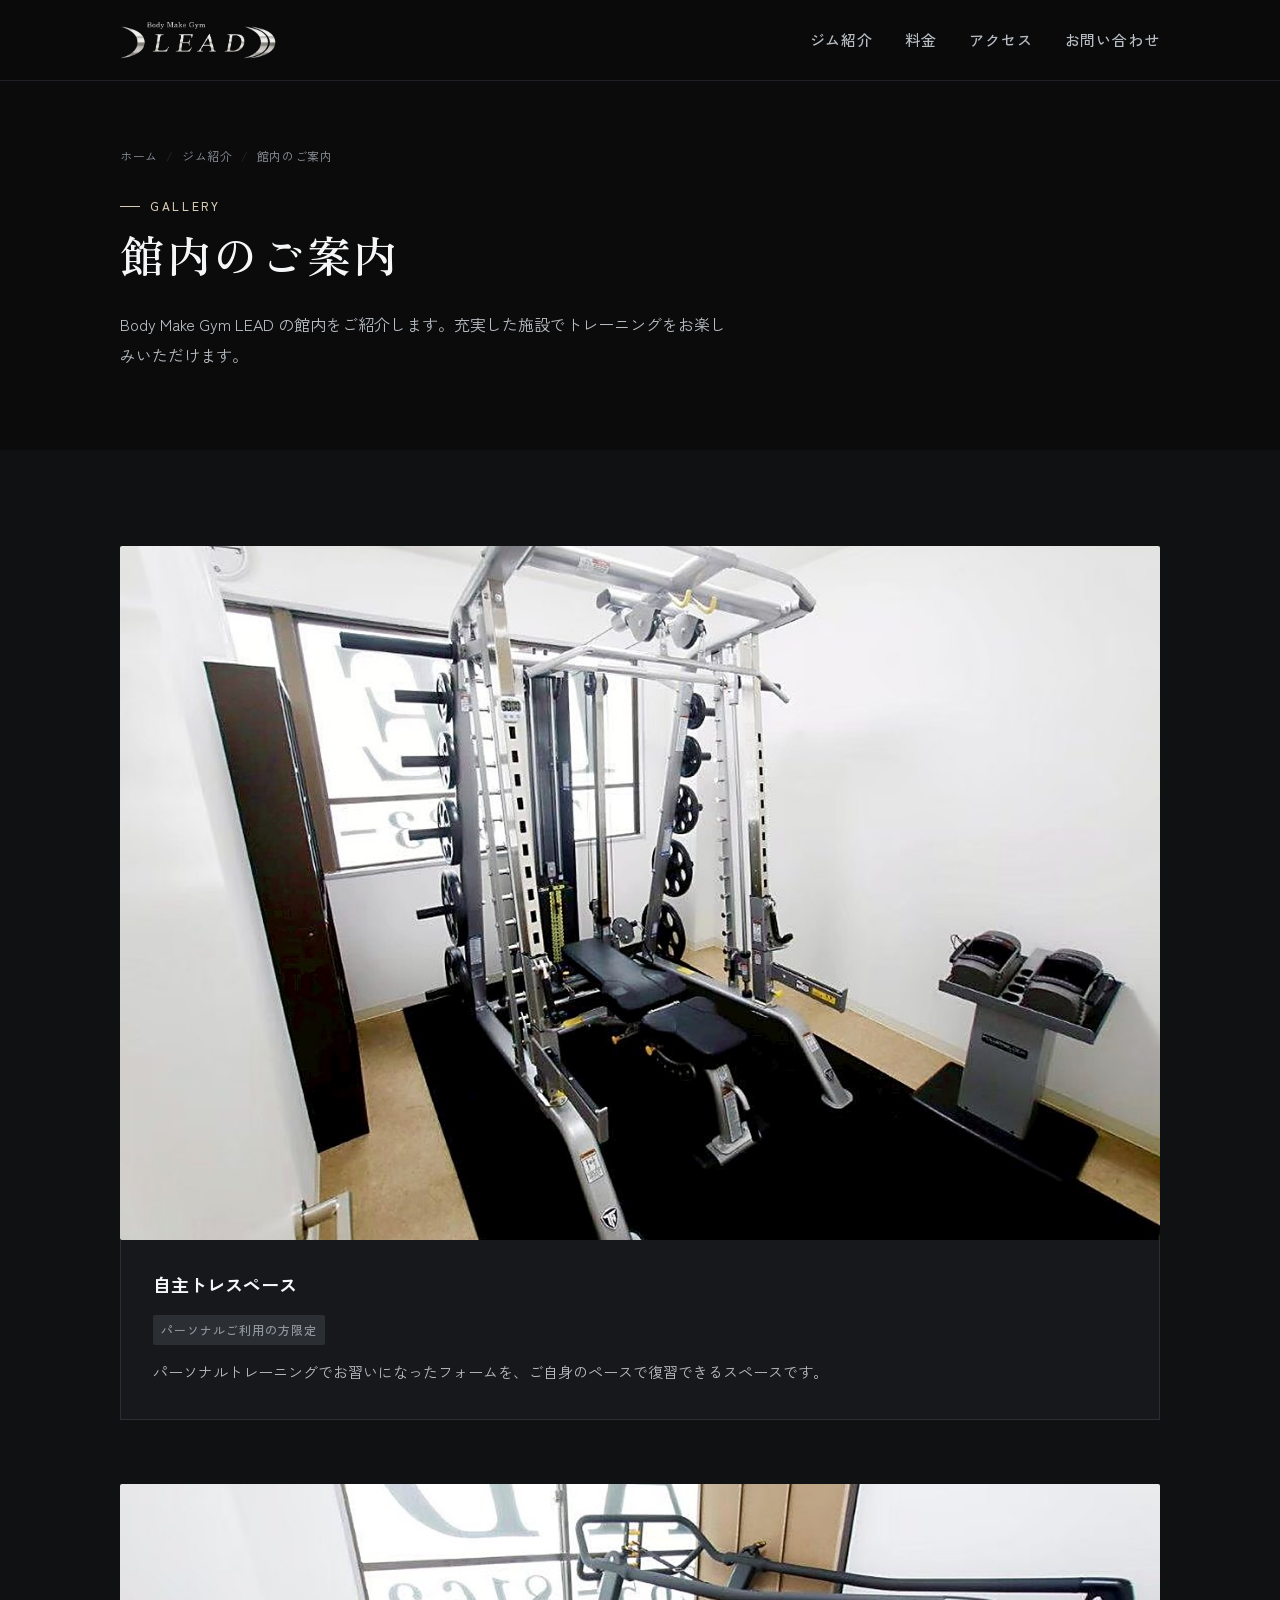
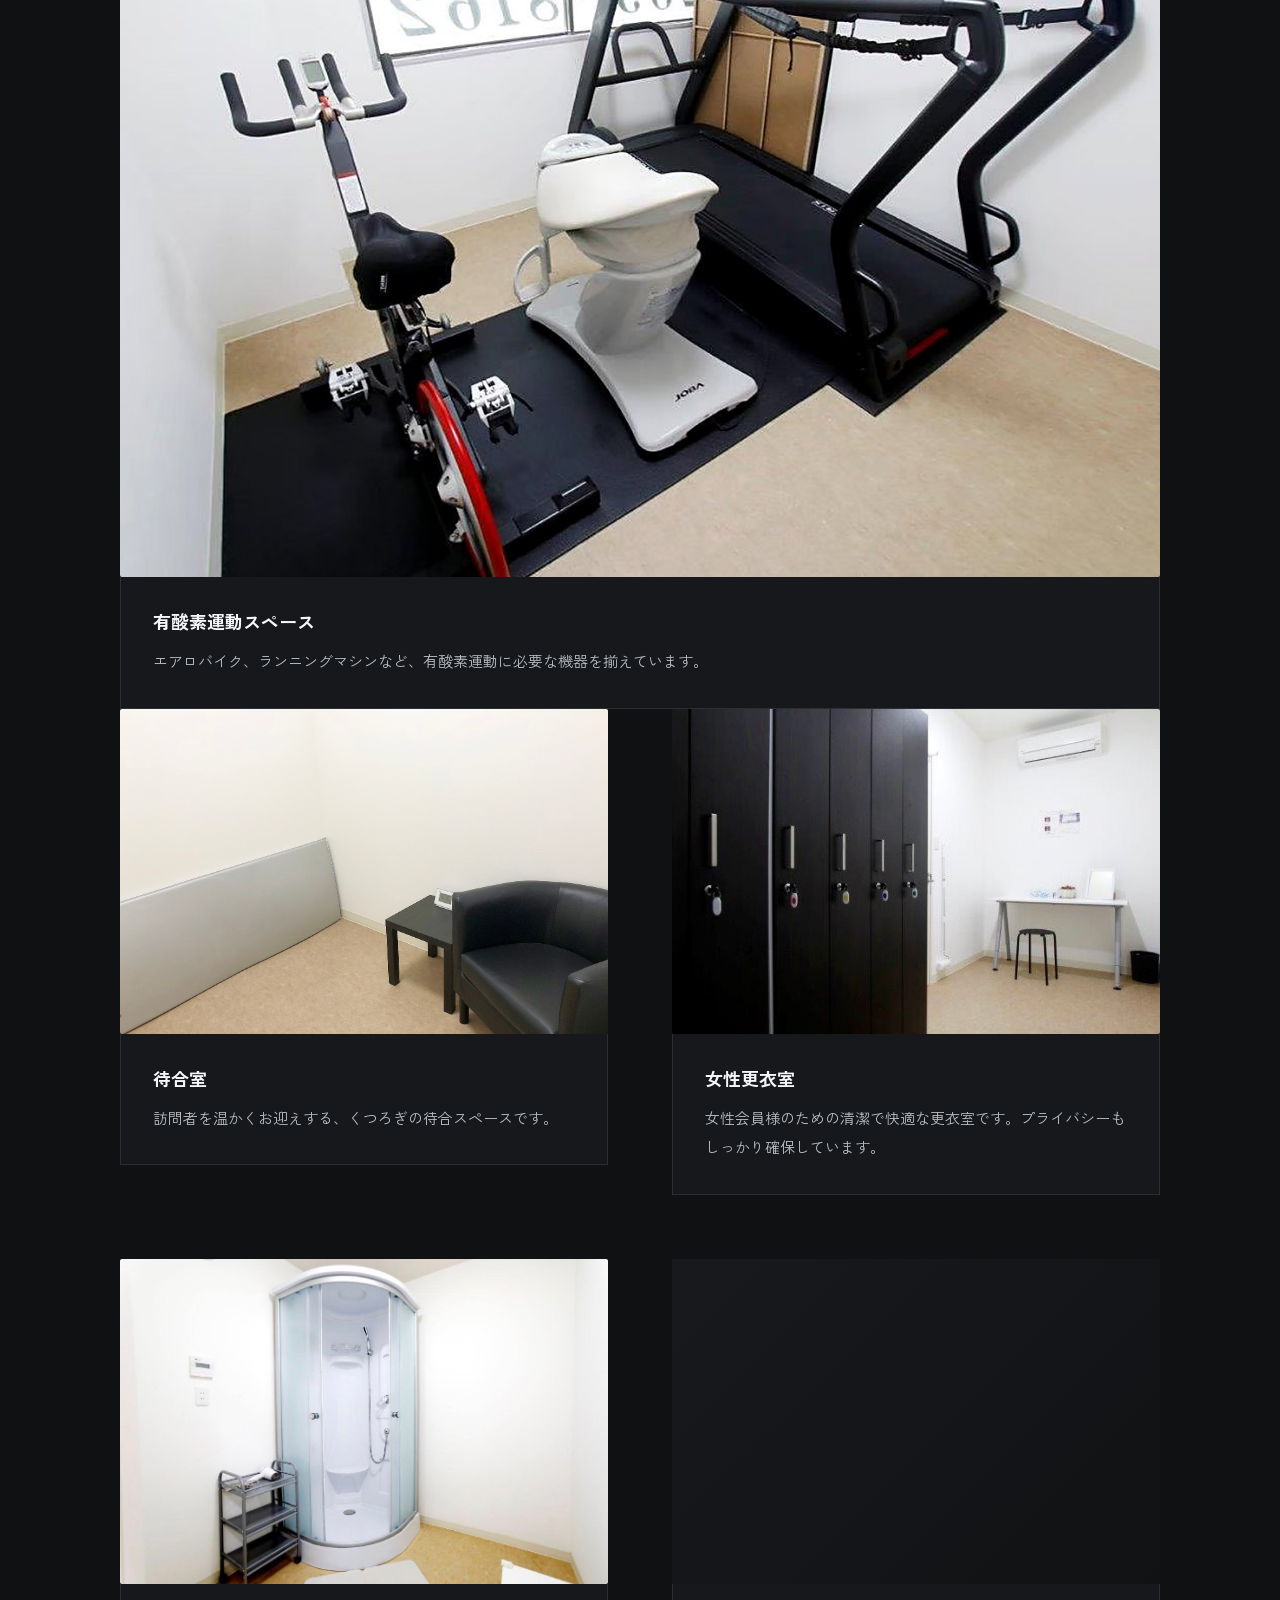
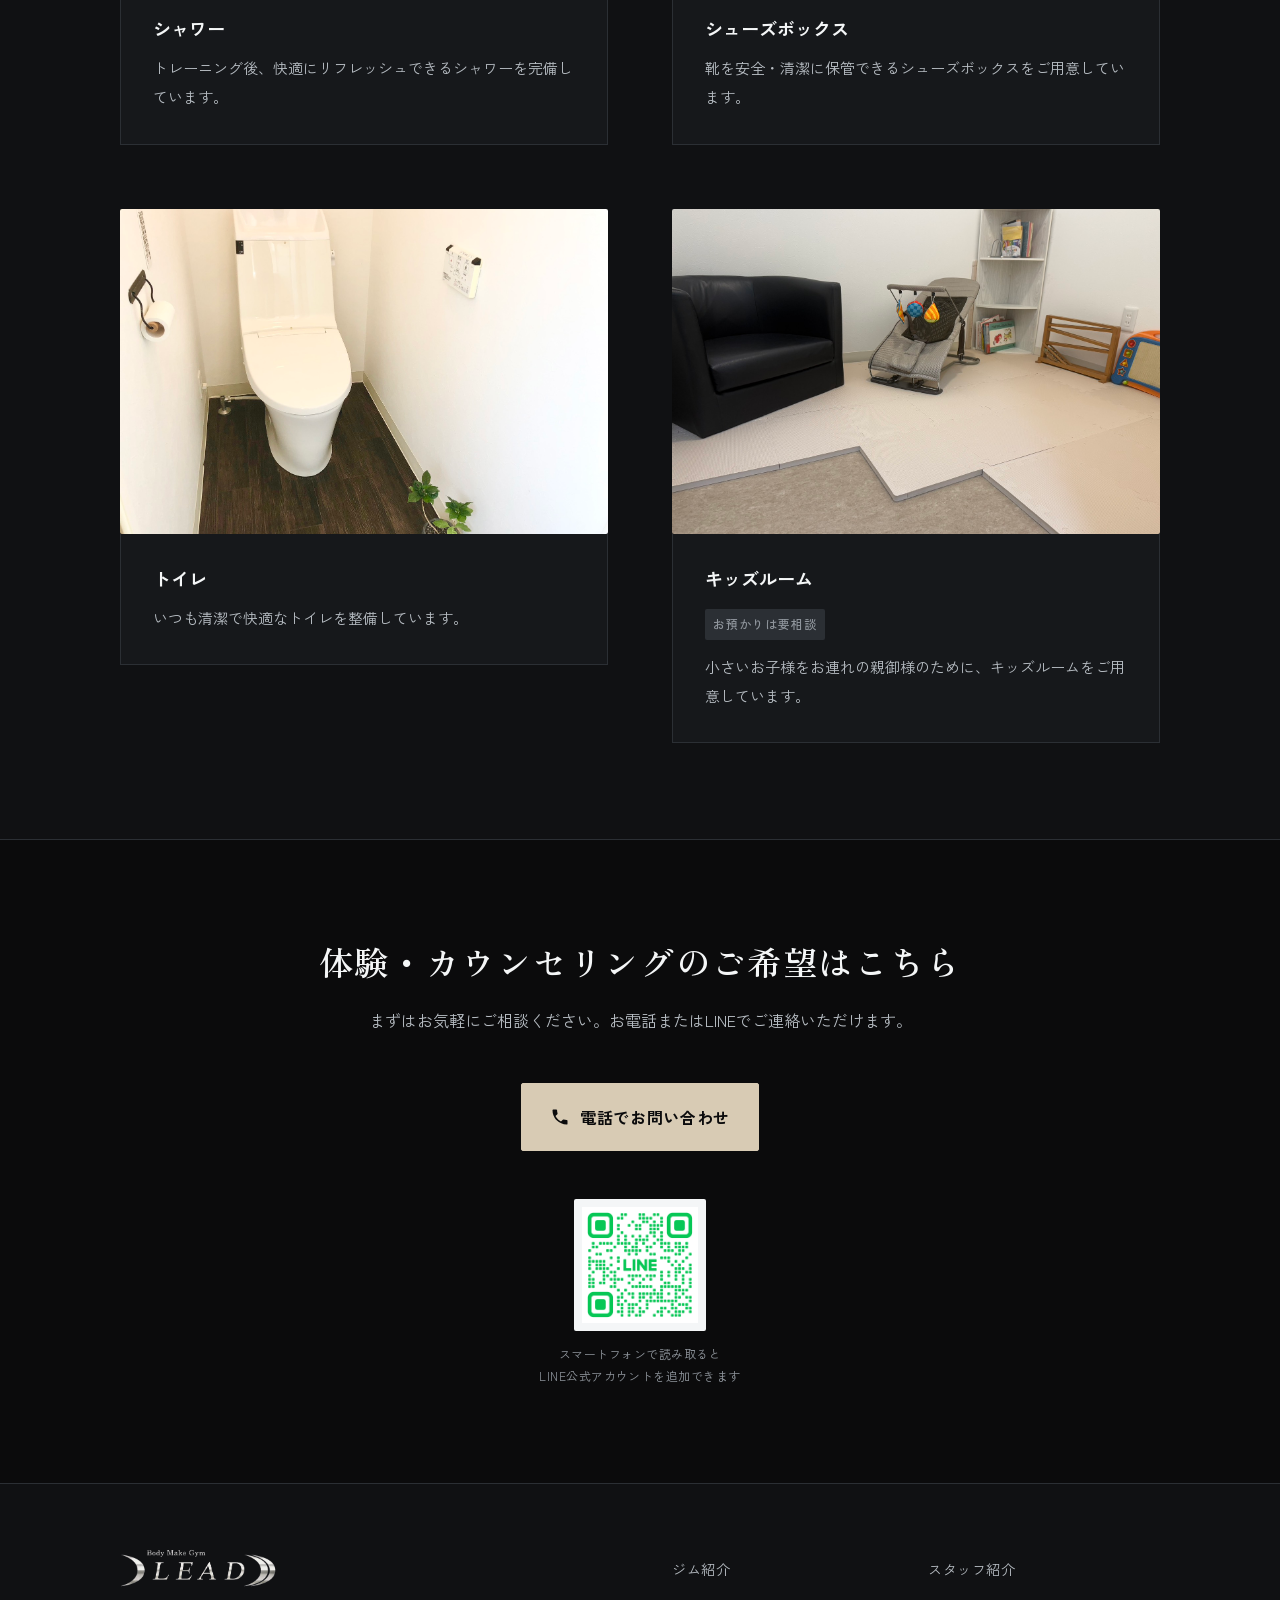
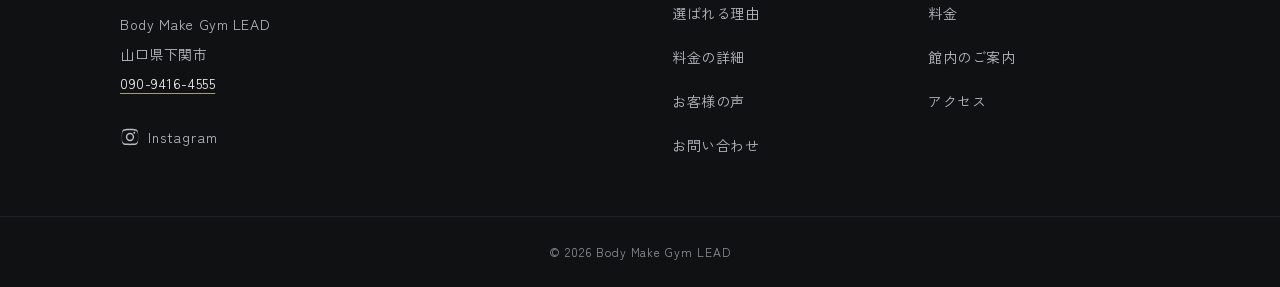
<file: gallery.html>
<!DOCTYPE html>
<html lang="ja">
<head>
<meta charset="UTF-8">
<meta name="viewport" content="width=device-width, initial-scale=1">
<title>館内のご案内｜Body Make Gym LEAD（山口県下関市のパーソナルトレーニングジム）</title>
<meta name="description" content="Body Make Gym LEAD の館内をご紹介。自主トレスペース、有酸素運動スペース、キッズスペース、赤ちゃん用品など、充実した施設をご覧ください。">
<link rel="preconnect" href="https://fonts.googleapis.com">
<link rel="preconnect" href="https://fonts.gstatic.com" crossorigin>
<link href="https://fonts.googleapis.com/css2?family=Zen+Kaku+Gothic+New:wght@400;500;700&family=Zen+Old+Mincho:wght@400;600&display=swap" rel="stylesheet">
<link rel="stylesheet" href="assets/css/style.css">
</head>
<body class="lead-page">

<a class="lead-skip" href="#lead-main">本文へスキップ</a>

<!-- ============================================================
     ヘッダー（トップページと共通）
     ============================================================ -->
<header class="lead-header" id="lead-header">
  <div class="lead-header__inner">

    <a class="lead-header__brand" href="index.html" aria-label="Body Make Gym LEAD トップへ">
      <img class="lead-header__logo" src="assets/img/logo.png" alt="Body Make Gym LEAD" width="939" height="240" decoding="async">
    </a>

    <button class="lead-header__toggle" type="button" aria-expanded="false" aria-controls="lead-nav" aria-label="メニューを開く">
      <span class="lead-header__bar" aria-hidden="true"></span>
      <span class="lead-header__bar" aria-hidden="true"></span>
      <span class="lead-header__bar" aria-hidden="true"></span>
    </button>

    <nav class="lead-nav" id="lead-nav" aria-label="メインナビゲーション">
      <ul class="lead-nav__list">
        <li class="lead-nav__item"><a class="lead-nav__link" href="index.html#lead-about">ジム紹介</a></li>
        <li class="lead-nav__item"><a class="lead-nav__link" href="index.html#lead-price">料金</a></li>
        <li class="lead-nav__item"><a class="lead-nav__link" href="index.html#lead-access">アクセス</a></li>
        <li class="lead-nav__item"><a class="lead-nav__link" href="index.html#lead-contact">お問い合わせ</a></li>
      </ul>
    </nav>

  </div>
</header>

<main class="lead-main" id="lead-main">

<!-- ============================================================
     ページ見出し
     ============================================================ -->
<section class="lead-section lead-pagehead">
  <div class="lead-container">
    <nav class="lead-crumb" aria-label="パンくずリスト">
      <ol class="lead-crumb__list">
        <li class="lead-crumb__item"><a class="lead-crumb__link" href="index.html">ホーム</a></li>
        <li class="lead-crumb__item"><a class="lead-crumb__link" href="index.html#lead-about">ジム紹介</a></li>
        <li class="lead-crumb__item" aria-current="page">館内のご案内</li>
      </ol>
    </nav>

    <p class="lead-head__eyebrow">Gallery</p>
    <h1 class="lead-pagehead__title">館内のご案内</h1>
    <p class="lead-pagehead__lead">Body Make Gym LEAD の館内をご紹介します。充実した施設でトレーニングをお楽しみいただけます。</p>
  </div>
</section>

<!-- ============================================================
     ギャラリー
     ============================================================ -->
<section class="lead-section lead-gallery-section" aria-labelledby="lead-gallery-h">
  <div class="lead-container">
    <h2 class="lead-visually-hidden" id="lead-gallery-h">館内ギャラリー</h2>

    <!-- トレーニング設備（1カラム） -->
    <ul class="lead-gallery-full lead-reveal">

      <li>
        <figure class="lead-gallery-full__fig">
          <div class="lead-imgbox lead-imgbox--32">
            <img class="lead-img" src="assets/img/gym-02.jpg" alt="自主トレスペース。スミスマシンとベンチ" width="1600" height="1200" loading="lazy" decoding="async">
          </div>
          <figcaption class="lead-gallery-full__cap">
            <h3 class="lead-gallery-full__title">自主トレスペース</h3>
            <p class="lead-gallery-full__note">パーソナルご利用の方限定</p>
            <p class="lead-gallery-full__text">パーソナルトレーニングでお習いになったフォームを、ご自身のペースで復習できるスペースです。</p>
          </figcaption>
        </figure>
      </li>

      <li>
        <figure class="lead-gallery-full__fig">
          <div class="lead-imgbox lead-imgbox--32">
            <img class="lead-img" src="assets/img/gym-03.jpg" alt="有酸素運動スペース。エアロバイクとランニングマシン" width="1600" height="1200" loading="lazy" decoding="async">
          </div>
          <figcaption class="lead-gallery-full__cap">
            <h3 class="lead-gallery-full__title">有酸素運動スペース</h3>
            <p class="lead-gallery-full__text">エアロバイク、ランニングマシンなど、有酸素運動に必要な機器を揃えています。</p>
          </figcaption>
        </figure>
      </li>

    </ul>

    <!-- 施設（2カラム） -->
    <ul class="lead-gallery-2col lead-reveal">

      <li>
        <figure class="lead-gallery-full__fig">
          <div class="lead-imgbox lead-imgbox--32">
            <img class="lead-img" src="assets/img/equipment002.jpg" alt="待合室。くつろぎの空間" width="1600" height="1200" loading="lazy" decoding="async">
          </div>
          <figcaption class="lead-gallery-full__cap">
            <h3 class="lead-gallery-full__title">待合室</h3>
            <p class="lead-gallery-full__text">訪問者を温かくお迎えする、くつろぎの待合スペースです。</p>
          </figcaption>
        </figure>
      </li>

      <li>
        <figure class="lead-gallery-full__fig">
          <div class="lead-imgbox lead-imgbox--32">
            <img class="lead-img" src="assets/img/equipment006.jpg" alt="女性更衣室。清潔で快適な施設" width="1600" height="1200" loading="lazy" decoding="async">
          </div>
          <figcaption class="lead-gallery-full__cap">
            <h3 class="lead-gallery-full__title">女性更衣室</h3>
            <p class="lead-gallery-full__text">女性会員様のための清潔で快適な更衣室です。プライバシーもしっかり確保しています。</p>
          </figcaption>
        </figure>
      </li>

      <li>
        <figure class="lead-gallery-full__fig">
          <div class="lead-imgbox lead-imgbox--32">
            <img class="lead-img" src="assets/img/equipment004.jpg" alt="シャワー。トレーニング後に快適に利用できる" width="1600" height="1200" loading="lazy" decoding="async">
          </div>
          <figcaption class="lead-gallery-full__cap">
            <h3 class="lead-gallery-full__title">シャワー</h3>
            <p class="lead-gallery-full__text">トレーニング後、快適にリフレッシュできるシャワーを完備しています。</p>
          </figcaption>
        </figure>
      </li>

      <li>
        <figure class="lead-gallery-full__fig">
          <div class="lead-imgbox lead-imgbox--32">
            <img class="lead-img" src="assets/img/equipment001.jpg" alt="シューズボックス。靴を安全に保管" width="1600" height="1200" loading="lazy" decoding="async">
          </div>
          <figcaption class="lead-gallery-full__cap">
            <h3 class="lead-gallery-full__title">シューズボックス</h3>
            <p class="lead-gallery-full__text">靴を安全・清潔に保管できるシューズボックスをご用意しています。</p>
          </figcaption>
        </figure>
      </li>

      <li>
        <figure class="lead-gallery-full__fig">
          <div class="lead-imgbox lead-imgbox--32">
            <img class="lead-img" src="assets/img/equipment003.jpg" alt="トイレ。清潔で快適な設備" width="1600" height="1200" loading="lazy" decoding="async">
          </div>
          <figcaption class="lead-gallery-full__cap">
            <h3 class="lead-gallery-full__title">トイレ</h3>
            <p class="lead-gallery-full__text">いつも清潔で快適なトイレを整備しています。</p>
          </figcaption>
        </figure>
      </li>

      <li>
        <figure class="lead-gallery-full__fig">
          <div class="lead-imgbox lead-imgbox--32">
            <img class="lead-img" src="assets/img/equipment005.jpg" alt="キッズルーム。お子様をお預かりするスペース" width="1600" height="1200" loading="lazy" decoding="async">
          </div>
          <figcaption class="lead-gallery-full__cap">
            <h3 class="lead-gallery-full__title">キッズルーム</h3>
            <p class="lead-gallery-full__note">お預かりは要相談</p>
            <p class="lead-gallery-full__text">小さいお子様をお連れの親御様のために、キッズルームをご用意しています。</p>
          </figcaption>
        </figure>
      </li>

    </ul>
  </div>
</section>

<!-- ============================================================
     CTA（お問い合わせ）
     ============================================================ -->
<section class="lead-section lead-contact" id="lead-contact" aria-labelledby="lead-contact-h">
  <div class="lead-container">

    <div class="lead-contact__inner lead-reveal">
      <h2 class="lead-contact__title" id="lead-contact-h">体験・カウンセリングのご希望はこちら</h2>
      <p class="lead-contact__text">まずはお気軽にご相談ください。お電話またはLINEでご連絡いただけます。</p>

      <div class="lead-contact__actions">
        <!-- ▼電話番号：ここを書き換えると表示とタップ発信の両方が変わります -->
        <a class="lead-btn lead-btn--fill lead-btn--lg" href="tel:090-9416-4555">
          <svg class="lead-icon" viewBox="0 0 24 24" aria-hidden="true" focusable="false"><path d="M6.6 10.8a15.1 15.1 0 0 0 6.6 6.6l2.2-2.2a1 1 0 0 1 1-.25 11.4 11.4 0 0 0 3.6.57 1 1 0 0 1 1 1V20a1 1 0 0 1-1 1A17 17 0 0 1 3 4a1 1 0 0 1 1-1h3.5a1 1 0 0 1 1 1 11.4 11.4 0 0 0 .57 3.6 1 1 0 0 1-.25 1z"/></svg>
          <span class="lead-btn__main">電話でお問い合わせ</span>
        </a>
        <!-- ▲電話番号ここまで -->
      </div>

      <!-- ▼LINE QRコード：PCで表示 -->
      <figure class="lead-contact__qr--pc">
        <img class="lead-contact__qrimg" src="assets/img/qrcode.png" alt="LINE公式アカウントの友だち追加用QRコード" width="240" height="240" loading="lazy" decoding="async">
        <figcaption class="lead-contact__qrcap">スマートフォンで読み取ると<br>LINE公式アカウントを追加できます</figcaption>
      </figure>
      <!-- ▲LINE QRコードここまで -->

    </div>
  </div>
</section>

</main>

<!-- ============================================================
     フッター
     ============================================================ -->
<footer class="lead-footer" id="lead-footer">
  <div class="lead-container lead-footer__inner">

    <div class="lead-footer__brand">
      <img class="lead-footer__logo" src="assets/img/logo.png" alt="Body Make Gym LEAD" width="939" height="240" loading="lazy" decoding="async">
      <p class="lead-footer__meta">Body Make Gym LEAD</p>
      <p class="lead-footer__meta">山口県下関市</p>
      <p class="lead-footer__meta"><a class="lead-textlink" href="tel:090-9416-4555">090-9416-4555</a></p>

      <a class="lead-footer__sns" href="https://www.instagram.com/bodymakegymlead.shimonoseki/" target="_blank" rel="noopener noreferrer" aria-label="Instagram（新しいタブで開く）">
        <svg class="lead-icon" viewBox="0 0 24 24" aria-hidden="true" focusable="false"><path d="M12 2.2c3.2 0 3.6 0 4.8.07 1.2.05 1.8.25 2.2.42.6.22 1 .48 1.4.9.42.42.68.82.9 1.4.17.4.37 1 .42 2.2.07 1.2.07 1.6.07 4.8s0 3.6-.07 4.8c-.05 1.2-.25 1.8-.42 2.2a3.9 3.9 0 0 1-.9 1.4c-.42.42-.82.68-1.4.9-.4.17-1 .37-2.2.42-1.2.07-1.6.07-4.8.07s-3.6 0-4.8-.07c-1.2-.05-1.8-.25-2.2-.42a3.9 3.9 0 0 1-1.4-.9 3.9 3.9 0 0 1-.9-1.4c-.17-.4-.37-1-.42-2.2C2.2 15.6 2.2 15.2 2.2 12s0-3.6.07-4.8c.05-1.2.25-1.8.42-2.2.22-.6.48-1 .9-1.4.42-.42.82-.68 1.4-.9.4-.17 1-.37 2.2-.42C8.4 2.2 8.8 2.2 12 2.2zm0 1.8c-3.14 0-3.5.01-4.74.07-1.14.05-1.76.24-2.17.4-.55.21-.94.47-1.35.88-.41.41-.67.8-.88 1.35-.16.41-.35 1.03-.4 2.17C2.4 10.1 2.4 10.46 2.4 12s.01 1.9.07 3.14c.05 1.14.24 1.76.4 2.17.21.55.47.94.88 1.35.41.41.8.67 1.35.88.41.16 1.03.35 2.17.4 1.24.06 1.6.07 4.74.07s3.5-.01 4.74-.07c1.14-.05 1.76-.24 2.17-.4.55-.21.94-.47 1.35-.88.41-.41.67-.8.88-1.35.16-.41.35-1.03.4-2.17.06-1.24.07-1.6.07-3.14s-.01-1.9-.07-3.14c-.05-1.14-.24-1.76-.4-2.17a3.6 3.6 0 0 0-.88-1.35 3.6 3.6 0 0 0-1.35-.88c-.41-.16-1.03-.35-2.17-.4C15.5 4.01 15.14 4 12 4zm0 3.03a4.97 4.97 0 1 1 0 9.94 4.97 4.97 0 0 1 0-9.94zm0 8.2a3.23 3.23 0 1 0 0-6.46 3.23 3.23 0 0 0 0 6.46zm6.34-8.4a1.16 1.16 0 1 1-2.32 0 1.16 1.16 0 0 1 2.32 0z"/></svg>
        <span>Instagram</span>
      </a>
    </div>

    <nav class="lead-footer__nav" aria-label="フッターナビゲーション">
      <ul class="lead-footer__list">
        <li><a class="lead-footer__link" href="index.html#lead-about">ジム紹介</a></li>
        <li><a class="lead-footer__link" href="index.html#lead-staff">スタッフ紹介</a></li>
        <li><a class="lead-footer__link" href="index.html#lead-reasons">選ばれる理由</a></li>
        <li><a class="lead-footer__link" href="index.html#lead-price">料金</a></li>
        <li><a class="lead-footer__link" href="price.html">料金の詳細</a></li>
        <li><a class="lead-footer__link" href="gallery.html">館内のご案内</a></li>
        <li><a class="lead-footer__link" href="index.html#lead-voice">お客様の声</a></li>
        <li><a class="lead-footer__link" href="index.html#lead-access">アクセス</a></li>
        <li><a class="lead-footer__link" href="index.html#lead-contact">お問い合わせ</a></li>
      </ul>
    </nav>

  </div>
  <p class="lead-footer__copy">&copy; 2026 Body Make Gym LEAD</p>
</footer>

<script src="assets/js/main.js" defer></script>
</body>
</html>
</file>
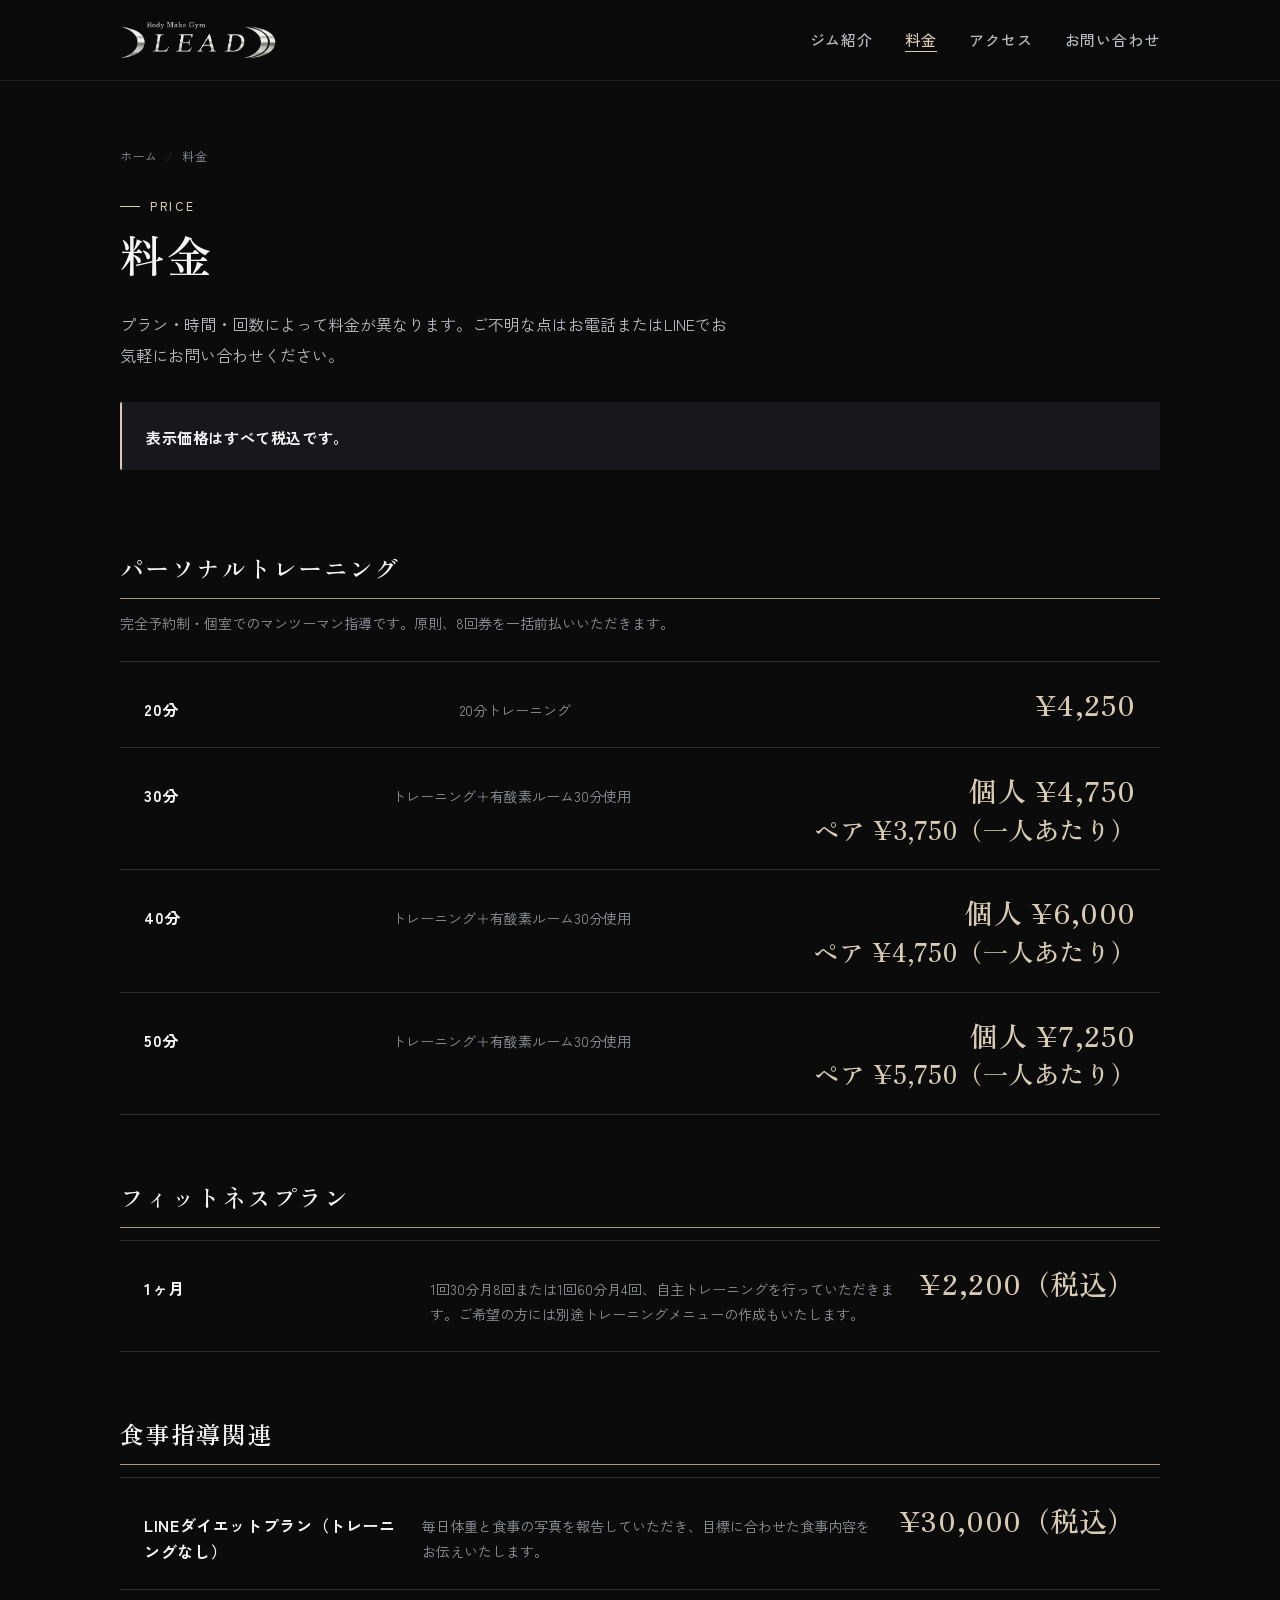
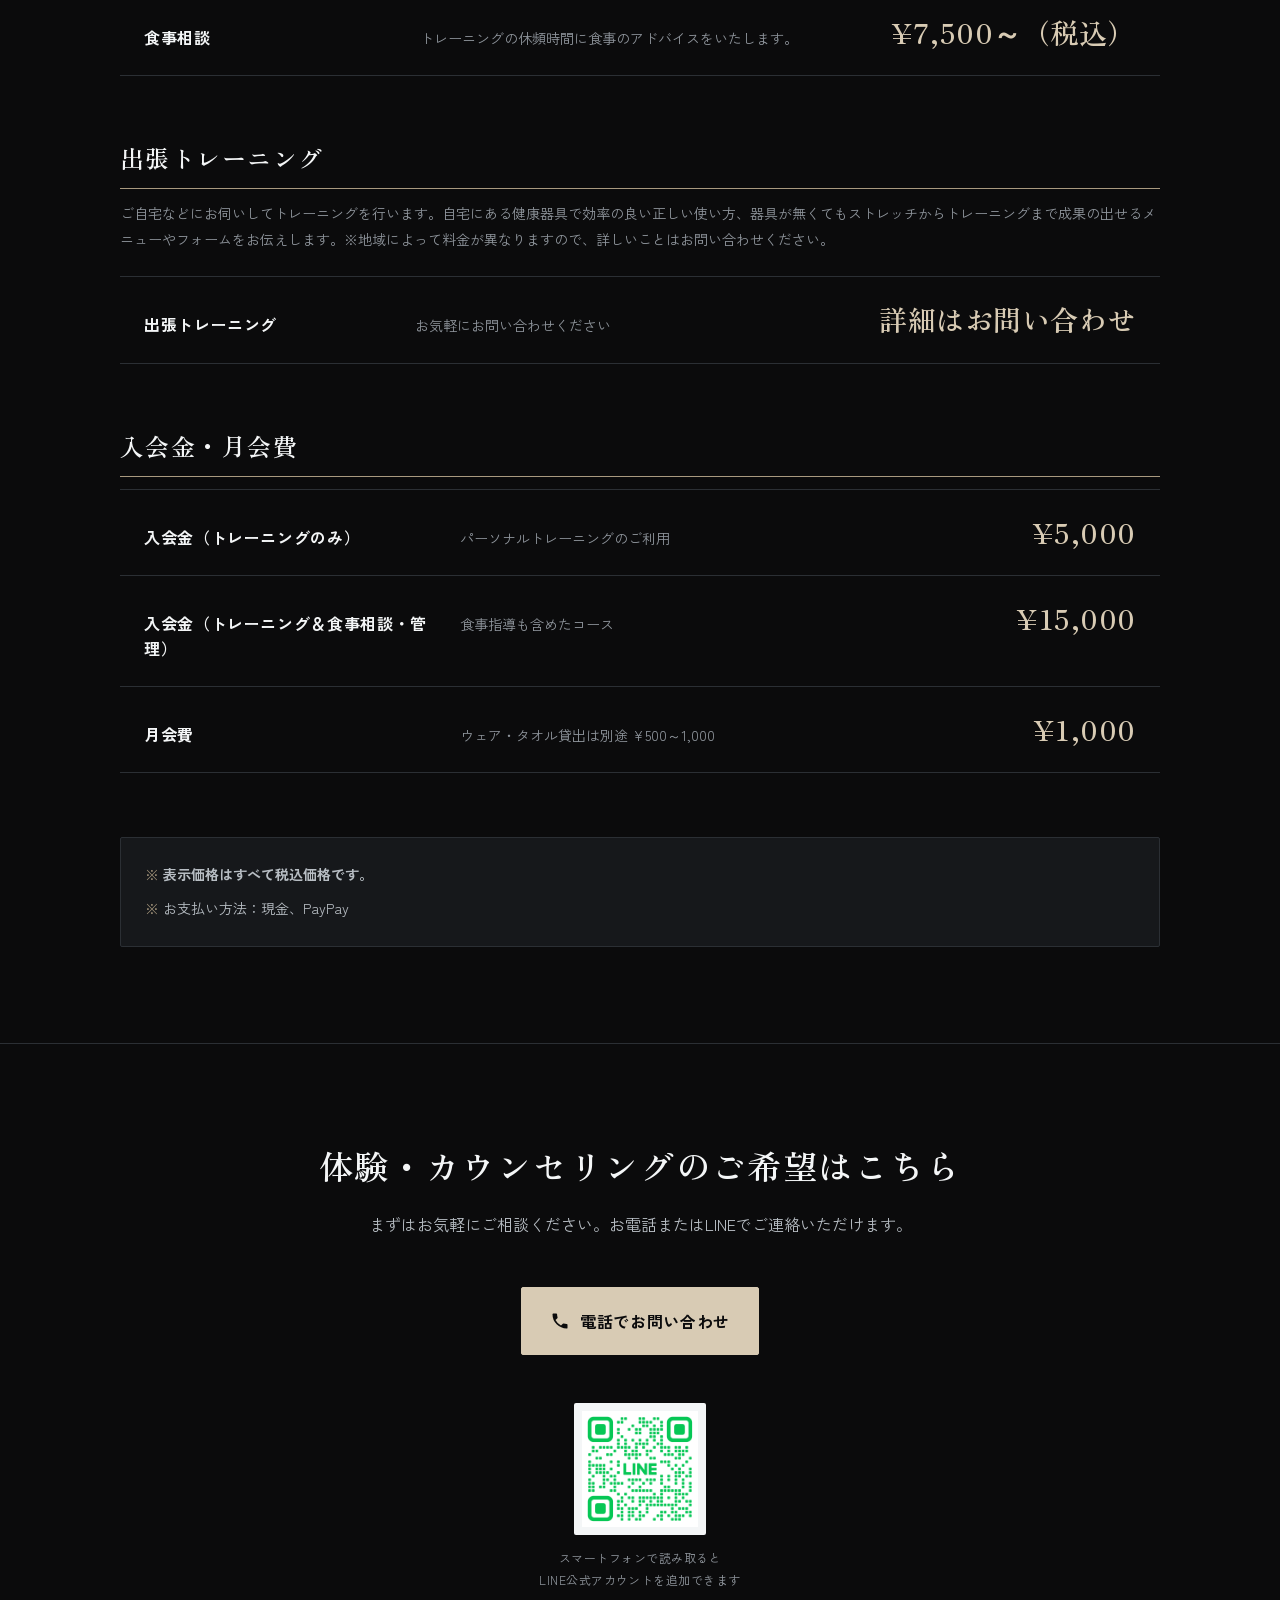
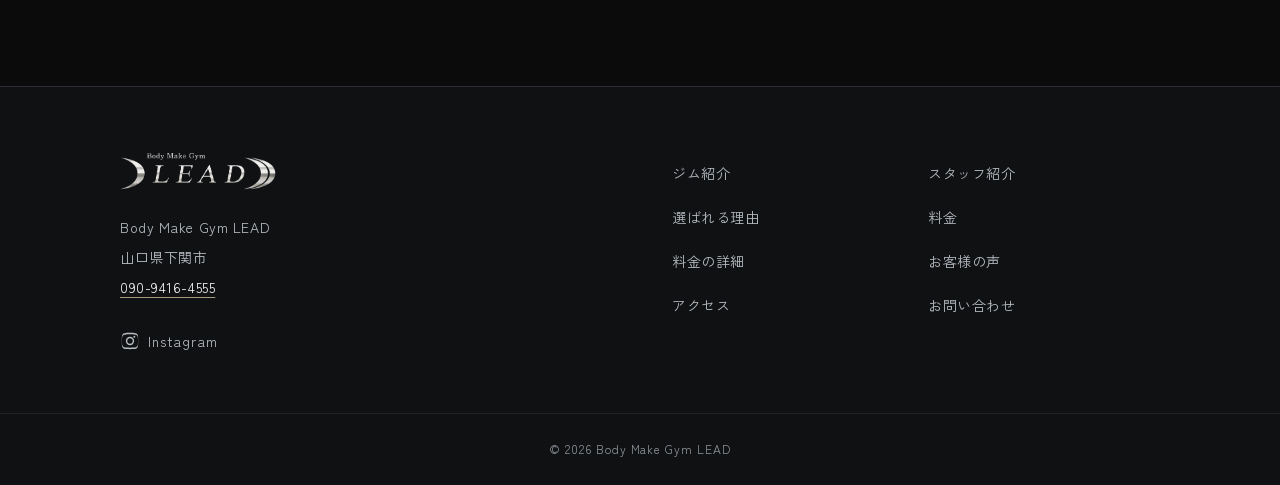
<file: price.html>
<!DOCTYPE html>
<html lang="ja">
<head>
<meta charset="UTF-8">
<meta name="viewport" content="width=device-width, initial-scale=1">
<title>料金｜Body Make Gym LEAD（山口県下関市のパーソナルトレーニングジム）</title>
<meta name="description" content="Body Make Gym LEAD の料金一覧。パーソナルトレーニング、回数券・都度払い、フィットネスプラン、食事指導、出張トレーニング、入会金、自主トレスペース利用料。表示価格はすべて税込です。">
<link rel="preconnect" href="https://fonts.googleapis.com">
<link rel="preconnect" href="https://fonts.gstatic.com" crossorigin>
<link href="https://fonts.googleapis.com/css2?family=Zen+Kaku+Gothic+New:wght@400;500;700&family=Zen+Old+Mincho:wght@400;600&display=swap" rel="stylesheet">
<link rel="stylesheet" href="assets/css/style.css">
</head>
<body class="lead-page">

<a class="lead-skip" href="#lead-main">本文へスキップ</a>

<!-- ============================================================
     ヘッダー（トップページと共通）
     ============================================================ -->
<header class="lead-header" id="lead-header">
  <div class="lead-header__inner">

    <!-- ▼ロゴ：{{ロゴ画像ファイル}}（支給済み logo_001.jpg）を切り抜き・透過処理して assets/img/logo.png として設置 -->
    <a class="lead-header__brand" href="index.html" aria-label="Body Make Gym LEAD トップへ">
      <img class="lead-header__logo" src="assets/img/logo.png" alt="Body Make Gym LEAD" width="939" height="240" decoding="async">
    </a>
    <!-- ▲ロゴここまで -->

    <button class="lead-header__toggle" type="button" aria-expanded="false" aria-controls="lead-nav" aria-label="メニューを開く">
      <span class="lead-header__bar" aria-hidden="true"></span>
      <span class="lead-header__bar" aria-hidden="true"></span>
      <span class="lead-header__bar" aria-hidden="true"></span>
    </button>

    <nav class="lead-nav" id="lead-nav" aria-label="メインナビゲーション">
      <ul class="lead-nav__list">
        <li class="lead-nav__item"><a class="lead-nav__link" href="index.html#lead-about">ジム紹介</a></li>
        <li class="lead-nav__item"><a class="lead-nav__link lead-nav__link--current" href="price.html" aria-current="page">料金</a></li>
        <li class="lead-nav__item"><a class="lead-nav__link" href="index.html#lead-access">アクセス</a></li>
        <li class="lead-nav__item"><a class="lead-nav__link" href="index.html#lead-contact">お問い合わせ</a></li>
      </ul>
    </nav>

  </div>
</header>

<main class="lead-main" id="lead-main">

<!-- ============================================================
     ページ見出し
     ============================================================ -->
<section class="lead-section lead-pagehead">
  <div class="lead-container">
    <nav class="lead-crumb" aria-label="パンくずリスト">
      <ol class="lead-crumb__list">
        <li class="lead-crumb__item"><a class="lead-crumb__link" href="index.html">ホーム</a></li>
        <li class="lead-crumb__item" aria-current="page">料金</li>
      </ol>
    </nav>

    <p class="lead-head__eyebrow">Price</p>
    <h1 class="lead-pagehead__title">料金</h1>
    <p class="lead-pagehead__lead">プラン・時間・回数によって料金が異なります。ご不明な点はお電話またはLINEでお気軽にお問い合わせください。</p>

    <p class="lead-taxnote"><strong class="lead-taxnote__strong">表示価格はすべて税込です。</strong></p>
  </div>
</section>

<!-- ============================================================
     料金表
     ▼ここから下が料金の本体です。金額を変えるときは
       <span class="lead-plan__price"> の中の数字だけを書き換えてください。
     ============================================================ -->
<section class="lead-section lead-pricelist" aria-labelledby="lead-pl-h">
  <div class="lead-container">
    <h2 class="lead-visually-hidden" id="lead-pl-h">料金一覧</h2>

    <!-- ▼パーソナルトレーニング -->
    <section class="lead-pricegroup" aria-labelledby="lead-pg-personal">
      <h3 class="lead-pricegroup__title" id="lead-pg-personal">パーソナルトレーニング</h3>
      <p class="lead-pricegroup__note">完全予約制・個室でのマンツーマン指導です。原則、8回券を一括前払いいただきます。</p>
      <ul class="lead-plans">
        <li class="lead-plan">
          <span class="lead-plan__name">20分</span>
          <span class="lead-plan__desc">20分トレーニング</span>
          <span class="lead-plan__price">¥4,250</span>
        </li>
        <li class="lead-plan">
          <span class="lead-plan__name">30分</span>
          <span class="lead-plan__desc">トレーニング＋有酸素ルーム30分使用</span>
          <span class="lead-plan__price"><span style="display: block;">個人 ¥4,750</span><span style="display: block; font-size: 0.9em; margin-top: 4px;">ペア ¥3,750（一人あたり）</span></span>
        </li>
        <li class="lead-plan">
          <span class="lead-plan__name">40分</span>
          <span class="lead-plan__desc">トレーニング＋有酸素ルーム30分使用</span>
          <span class="lead-plan__price"><span style="display: block;">個人 ¥6,000</span><span style="display: block; font-size: 0.9em; margin-top: 4px;">ペア ¥4,750（一人あたり）</span></span>
        </li>
        <li class="lead-plan">
          <span class="lead-plan__name">50分</span>
          <span class="lead-plan__desc">トレーニング＋有酸素ルーム30分使用</span>
          <span class="lead-plan__price"><span style="display: block;">個人 ¥7,250</span><span style="display: block; font-size: 0.9em; margin-top: 4px;">ペア ¥5,750（一人あたり）</span></span>
        </li>
      </ul>
    </section>
    <!-- ▲パーソナルトレーニング -->


    <!-- ▼フィットネスプラン -->
    <section class="lead-pricegroup" aria-labelledby="lead-pg-fitness">
      <h3 class="lead-pricegroup__title" id="lead-pg-fitness">フィットネスプラン</h3>
      <ul class="lead-plans">
        <li class="lead-plan">
          <span class="lead-plan__name">1ヶ月</span>
          <span class="lead-plan__desc">1回30分月8回または1回60分月4回、自主トレーニングを行っていただきます。ご希望の方には別途トレーニングメニューの作成もいたします。</span>
          <span class="lead-plan__price">¥2,200（税込）</span>
        </li>
      </ul>
    </section>
    <!-- ▲フィットネスプラン -->

    <!-- ▼食事指導関連 -->
    <section class="lead-pricegroup" aria-labelledby="lead-pg-meal">
      <h3 class="lead-pricegroup__title" id="lead-pg-meal">食事指導関連</h3>
      <ul class="lead-plans">
        <li class="lead-plan">
          <span class="lead-plan__name">LINEダイエットプラン（トレーニングなし）</span>
          <span class="lead-plan__desc">毎日体重と食事の写真を報告していただき、目標に合わせた食事内容をお伝えいたします。</span>
          <span class="lead-plan__price">¥30,000（税込）</span>
        </li>
        <li class="lead-plan">
          <span class="lead-plan__name">食事相談</span>
          <span class="lead-plan__desc">トレーニングの休頻時間に食事のアドバイスをいたします。</span>
          <span class="lead-plan__price">¥7,500～（税込）</span>
        </li>
      </ul>
    </section>
    <!-- ▲食事指導関連 -->

    <!-- ▼出張トレーニング -->
    <section class="lead-pricegroup" aria-labelledby="lead-pg-visit">
      <h3 class="lead-pricegroup__title" id="lead-pg-visit">出張トレーニング</h3>
      <p class="lead-pricegroup__note">ご自宅などにお伺いしてトレーニングを行います。自宅にある健康器具で効率の良い正しい使い方、器具が無くてもストレッチからトレーニングまで成果の出せるメニューやフォームをお伝えします。※地域によって料金が異なりますので、詳しいことはお問い合わせください。</p>
      <ul class="lead-plans">
        <li class="lead-plan">
          <span class="lead-plan__name">出張トレーニング</span>
          <span class="lead-plan__desc">お気軽にお問い合わせください</span>
          <span class="lead-plan__price">詳細はお問い合わせ</span>
        </li>
      </ul>
    </section>
    <!-- ▲出張トレーニング -->

    <!-- ▼入会金・月会費 -->
    <section class="lead-pricegroup" aria-labelledby="lead-pg-entry">
      <h3 class="lead-pricegroup__title" id="lead-pg-entry">入会金・月会費</h3>
      <ul class="lead-plans">
        <li class="lead-plan">
          <span class="lead-plan__name">入会金（トレーニングのみ）</span>
          <span class="lead-plan__desc">パーソナルトレーニングのご利用</span>
          <span class="lead-plan__price">¥5,000</span>
        </li>
        <li class="lead-plan">
          <span class="lead-plan__name">入会金（トレーニング＆食事相談・管理）</span>
          <span class="lead-plan__desc">食事指導も含めたコース</span>
          <span class="lead-plan__price">¥15,000</span>
        </li>
        <li class="lead-plan">
          <span class="lead-plan__name">月会費</span>
          <span class="lead-plan__desc">ウェア・タオル貸出は別途 ¥500～1,000</span>
          <span class="lead-plan__price">¥1,000</span>
        </li>
      </ul>
    </section>
    <!-- ▲入会金・月会費 -->


    <ul class="lead-notes">
      <li class="lead-notes__item"><strong>表示価格はすべて税込価格です。</strong></li>
      <li class="lead-notes__item">お支払い方法：現金、PayPay</li>
    </ul>

  </div>
</section>
<!-- ▲料金表ここまで -->

<!-- ============================================================
     お問い合わせ／CTA（トップページと同じ内容を再掲）
     ※メールフォームは設置しない
     ============================================================ -->
<section class="lead-section lead-contact" id="lead-contact" aria-labelledby="lead-contact-h">
  <div class="lead-container">
    <div class="lead-contact__inner">
      <h2 class="lead-contact__title" id="lead-contact-h">体験・カウンセリングのご希望はこちら</h2>
      <p class="lead-contact__text">まずはお気軽にご相談ください。お電話またはLINEでご連絡いただけます。</p>

      <div class="lead-contact__actions">
        <!-- ▼電話番号：ここを書き換えると表示とタップ発信の両方が変わります -->
        <a class="lead-btn lead-btn--fill lead-btn--lg" href="tel:090-9416-4555">
          <svg class="lead-icon" viewBox="0 0 24 24" aria-hidden="true" focusable="false"><path d="M6.6 10.8a15.1 15.1 0 0 0 6.6 6.6l2.2-2.2a1 1 0 0 1 1-.25 11.4 11.4 0 0 0 3.6.57 1 1 0 0 1 1 1V20a1 1 0 0 1-1 1A17 17 0 0 1 3 4a1 1 0 0 1 1-1h3.5a1 1 0 0 1 1 1 11.4 11.4 0 0 0 .57 3.6 1 1 0 0 1-.25 1z"/></svg>
          <span class="lead-btn__main">電話でお問い合わせ</span>
        </a>
        <!-- ▲電話番号ここまで -->
      </div>

      <!-- ▼LINE QRコード：PCで表示 -->
      <figure class="lead-contact__qr--pc">
        <img class="lead-contact__qrimg" src="assets/img/qrcode.png" alt="LINE公式アカウントの友だち追加用QRコード" width="240" height="240" loading="lazy" decoding="async">
        <figcaption class="lead-contact__qrcap">スマートフォンで読み取ると<br>LINE公式アカウントを追加できます</figcaption>
      </figure>
      <!-- ▲LINE QRコードここまで -->

    </div>
  </div>
</section>

</main>

<!-- ============================================================
     フッター（トップページと共通）
     ============================================================ -->
<footer class="lead-footer" id="lead-footer">
  <div class="lead-container lead-footer__inner">

    <div class="lead-footer__brand">
      <img class="lead-footer__logo" src="assets/img/logo.png" alt="Body Make Gym LEAD" width="939" height="240" loading="lazy" decoding="async">
      <p class="lead-footer__meta">Body Make Gym LEAD</p>
      <p class="lead-footer__meta">山口県下関市</p>
      <p class="lead-footer__meta"><a class="lead-textlink" href="tel:090-9416-4555">090-9416-4555</a></p>

      <a class="lead-footer__sns" href="https://www.instagram.com/bodymakegymlead.shimonoseki/" target="_blank" rel="noopener noreferrer" aria-label="Instagram（新しいタブで開く）">
        <svg class="lead-icon" viewBox="0 0 24 24" aria-hidden="true" focusable="false"><path d="M12 2.2c3.2 0 3.6 0 4.8.07 1.2.05 1.8.25 2.2.42.6.22 1 .48 1.4.9.42.42.68.82.9 1.4.17.4.37 1 .42 2.2.07 1.2.07 1.6.07 4.8s0 3.6-.07 4.8c-.05 1.2-.25 1.8-.42 2.2a3.9 3.9 0 0 1-.9 1.4c-.42.42-.82.68-1.4.9-.4.17-1 .37-2.2.42-1.2.07-1.6.07-4.8.07s-3.6 0-4.8-.07c-1.2-.05-1.8-.25-2.2-.42a3.9 3.9 0 0 1-1.4-.9 3.9 3.9 0 0 1-.9-1.4c-.17-.4-.37-1-.42-2.2C2.2 15.6 2.2 15.2 2.2 12s0-3.6.07-4.8c.05-1.2.25-1.8.42-2.2.22-.6.48-1 .9-1.4.42-.42.82-.68 1.4-.9.4-.17 1-.37 2.2-.42C8.4 2.2 8.8 2.2 12 2.2zm0 1.8c-3.14 0-3.5.01-4.74.07-1.14.05-1.76.24-2.17.4-.55.21-.94.47-1.35.88-.41.41-.67.8-.88 1.35-.16.41-.35 1.03-.4 2.17C2.4 10.1 2.4 10.46 2.4 12s.01 1.9.07 3.14c.05 1.14.24 1.76.4 2.17.21.55.47.94.88 1.35.41.41.8.67 1.35.88.41.16 1.03.35 2.17.4 1.24.06 1.6.07 4.74.07s3.5-.01 4.74-.07c1.14-.05 1.76-.24 2.17-.4.55-.21.94-.47 1.35-.88.41-.41.67-.8.88-1.35.16-.41.35-1.03.4-2.17.06-1.24.07-1.6.07-3.14s-.01-1.9-.07-3.14c-.05-1.14-.24-1.76-.4-2.17a3.6 3.6 0 0 0-.88-1.35 3.6 3.6 0 0 0-1.35-.88c-.41-.16-1.03-.35-2.17-.4C15.5 4.01 15.14 4 12 4zm0 3.03a4.97 4.97 0 1 1 0 9.94 4.97 4.97 0 0 1 0-9.94zm0 8.2a3.23 3.23 0 1 0 0-6.46 3.23 3.23 0 0 0 0 6.46zm6.34-8.4a1.16 1.16 0 1 1-2.32 0 1.16 1.16 0 0 1 2.32 0z"/></svg>
        <span>Instagram</span>
      </a>
    </div>

    <nav class="lead-footer__nav" aria-label="フッターナビゲーション">
      <ul class="lead-footer__list">
        <li><a class="lead-footer__link" href="index.html#lead-about">ジム紹介</a></li>
        <li><a class="lead-footer__link" href="index.html#lead-staff">スタッフ紹介</a></li>
        <li><a class="lead-footer__link" href="index.html#lead-reasons">選ばれる理由</a></li>
        <li><a class="lead-footer__link" href="index.html#lead-price">料金</a></li>
        <li><a class="lead-footer__link" href="price.html">料金の詳細</a></li>
        <li><a class="lead-footer__link" href="index.html#lead-voice">お客様の声</a></li>
        <li><a class="lead-footer__link" href="index.html#lead-access">アクセス</a></li>
        <li><a class="lead-footer__link" href="index.html#lead-contact">お問い合わせ</a></li>
      </ul>
    </nav>

  </div>
  <p class="lead-footer__copy">&copy; 2026 Body Make Gym LEAD</p>
</footer>

<script src="assets/js/main.js" defer></script>
</body>
</html>
</file>
<file: assets/css/style.css>
@charset "UTF-8";
/* ==========================================================================
   Body Make Gym LEAD
   assets/css/style.css

   ▼このファイルの構成
   00. 設計トークン（色・余白・書体）
   01. 静的サイト専用ブロック（★SWELL移植時はここだけ丸ごと削除）
   02. 共通パーツ（コンテナ／見出し／ボタン／画像／リンク／アイコン）
   03. スクロール表示アニメーション
   04. ヘッダー・ナビゲーション
   05. ファーストビュー
   06. ジム紹介
   07. スタッフ紹介
   08. 選ばれる理由
   09. 料金（トップページ）
   10. お客様の声
   11. アクセス
   12. 空き状況（フェーズ2）
   13. お問い合わせ／CTA
   14. フッター
   15. 料金詳細ページ（price.html）

   ▼命名ルール
   すべてのクラスに lead- を付けています。SWELL既定クラスと衝突しません。
   タグ直指定（body{} / h2{} など）は 01 のブロック以外では使っていません。
   ========================================================================== */


/* ==========================================================================
   00. 設計トークン
   色や余白を変えたいときは、まずここを書き換えてください。
   ========================================================================== */
:root {
  /* --- 色 --- */
  --lead-ink:          #0B0B0C;  /* ページ地の黒 */
  --lead-ink-2:        #101113;  /* 少しだけ明るい黒（セクション交互） */
  --lead-surface:      #16181B;  /* カードの面 */
  --lead-surface-2:    #1E2126;  /* カードの面（ホバー時など） */
  --lead-line:         #2B2F34;  /* 罫線 */
  --lead-line-soft:    #1F2328;  /* 弱い罫線 */
  --lead-white:        #F4F6F7;  /* 見出し・強調の白 */
  --lead-silver:       #B7BDC3;  /* 本文のシルバー（黒地でコントラスト約10:1） */
  --lead-silver-dim:   #8F959C;  /* 補足テキスト（黒地でコントラスト約5.4:1） */
  --lead-sand:         #D8CBB4;  /* アクセント（唯一の有彩色。ラベル・料金・罫の起点） */
  --lead-sand-dim:     #A8997F;

  /* --- 余白スケール（4の倍数） --- */
  --lead-s1: 4px;
  --lead-s2: 8px;
  --lead-s3: 12px;
  --lead-s4: 16px;
  --lead-s5: 24px;
  --lead-s6: 32px;
  --lead-s7: 48px;
  --lead-s8: 64px;
  --lead-s9: 96px;

  /* --- レイアウト --- */
  --lead-max: 1120px;          /* コンテンツ最大幅 */
  --lead-gutter: 20px;         /* 左右の余白（スマホ） */
  --lead-header-h: 60px;       /* ヘッダー高さ（スマホ） */

  /* --- 書体 --- */
  --lead-font-body: "Zen Kaku Gothic New", "Hiragino Kaku Gothic ProN", "Yu Gothic", "Noto Sans JP", sans-serif;
  --lead-font-disp: "Zen Old Mincho", "Hiragino Mincho ProN", "Yu Mincho", serif;

  /* --- モーション --- */
  --lead-ease: cubic-bezier(0.22, 0.61, 0.36, 1);
  --lead-dur: 260ms;
}

@media (min-width: 1024px) {
  :root {
    --lead-gutter: 40px;
    --lead-header-h: 80px;
  }
}

/* box-sizing は lead- が付く要素にだけ適用（他テーマへ影響しません） */
[class*="lead-"],
[class*="lead-"]::before,
[class*="lead-"]::after { box-sizing: border-box; }


/* ==========================================================================
   01. 静的サイト専用ブロック
   ★★★ SWELLへ移植するときは、この 01 のブロックを丸ごと削除してください。
   （ページ全体の背景色・基本文字色・スクロール挙動の指定です。
     SWELL側ではテーマのカスタマイザーで同等の設定を行います）
   ========================================================================== */
html {
  scroll-behavior: smooth;
  scroll-padding-top: var(--lead-header-h);
  -webkit-text-size-adjust: 100%;
}

.lead-page {
  margin: 0;
  padding: 0;
  background-color: var(--lead-ink);
  color: var(--lead-silver);
  font-family: var(--lead-font-body);
  font-size: 18px;
  line-height: 1.9;
  font-feature-settings: "palt" 1;
  -webkit-font-smoothing: antialiased;
  overflow-x: hidden;
}

@media (min-width: 1024px) {
  .lead-page { font-size: 19px; }
}

@media (prefers-reduced-motion: reduce) {
  html { scroll-behavior: auto; }
}
/* ★ 01 のブロックここまで */


/* ==========================================================================
   02. 共通パーツ
   ========================================================================== */

/* --- コンテナ：どの画面幅でも最大1120px・中央寄せ --- */
.lead-container {
  width: 100%;
  max-width: var(--lead-max);
  margin-inline: auto;
  padding-inline: var(--lead-gutter);
}

/* --- セクション共通：色と書体をセクション単位で自己完結させる --- */
.lead-section {
  display: block;
  position: relative;
  padding-block: var(--lead-s8);
  background-color: var(--lead-ink);
  color: var(--lead-silver);
  font-family: var(--lead-font-body);
  line-height: 1.9;
}

@media (min-width: 1024px) {
  .lead-section { padding-block: var(--lead-s9); }
}

.lead-main { display: block; }

/* --- キーボード操作用スキップリンク --- */
.lead-skip {
  position: absolute;
  left: -9999px;
  top: 0;
  z-index: 1000;
  padding: 12px 20px;
  background-color: var(--lead-sand);
  color: var(--lead-ink);
  font-family: var(--lead-font-body);
  font-weight: 700;
  text-decoration: none;
}
.lead-skip:focus { left: 8px; top: 8px; }

.lead-visually-hidden {
  position: absolute;
  width: 1px; height: 1px;
  margin: -1px; padding: 0;
  overflow: hidden;
  clip-path: inset(50%);
  white-space: nowrap;
}

/* --- フォーカスリング（全リンク・ボタン共通） --- */
.lead-btn:focus-visible,
.lead-nav__link:focus-visible,
.lead-nav__tel:focus-visible,
.lead-textlink:focus-visible,
.lead-footer__link:focus-visible,
.lead-footer__sns:focus-visible,
.lead-header__brand:focus-visible,
.lead-header__toggle:focus-visible,
.lead-crumb__link:focus-visible {
  outline: 2px solid var(--lead-sand);
  outline-offset: 3px;
  border-radius: 2px;
}

/* --- セクション見出し --- */
.lead-head {
  display: block;
  margin-bottom: var(--lead-s7);
}

.lead-head__eyebrow {
  margin: 0 0 var(--lead-s3);
  padding-left: 30px;
  position: relative;
  color: var(--lead-sand);
  font-family: var(--lead-font-body);
  font-size: 0.75rem;
  font-weight: 500;
  letter-spacing: 0.22em;
  line-height: 1;
  text-transform: uppercase;
}
.lead-head__eyebrow::before {
  content: "";
  position: absolute;
  left: 0;
  top: 50%;
  width: 20px;
  height: 1px;
  background-color: var(--lead-sand);
}

.lead-head__title {
  margin: 0;
  color: var(--lead-white);
  font-family: var(--lead-font-disp);
  font-weight: 600;
  font-size: clamp(1.6rem, 4.2vw, 2.4rem);
  line-height: 1.5;
  letter-spacing: 0.04em;
}

.lead-h3 {
  margin: 0 0 var(--lead-s4);
  padding-bottom: var(--lead-s3);
  border-bottom: 1px solid var(--lead-line);
  color: var(--lead-white);
  font-family: var(--lead-font-body);
  font-size: 1.0625rem;
  font-weight: 700;
  line-height: 1.6;
  letter-spacing: 0.05em;
}

/* --- 本文 --- */
.lead-p {
  margin: 0 0 var(--lead-s5);
  color: var(--lead-silver);
  font-size: 1rem;
  line-height: 1.95;
}
.lead-p:last-child { margin-bottom: 0; }

@media (min-width: 1024px) {
  .lead-p { font-size: 1.15rem; }
}

/* --- ボタン：タップ領域は高さ48px以上を確保 --- */
.lead-btn {
  display: inline-flex;
  align-items: center;
  justify-content: center;
  gap: 10px;
  min-height: 52px;
  padding: 14px 26px;
  border: 1px solid transparent;
  border-radius: 2px;
  font-family: var(--lead-font-body);
  font-size: 0.9375rem;
  font-weight: 700;
  line-height: 1.5;
  letter-spacing: 0.04em;
  text-align: center;
  text-decoration: none;
  cursor: pointer;
  transition: background-color var(--lead-dur) var(--lead-ease),
              color var(--lead-dur) var(--lead-ease),
              border-color var(--lead-dur) var(--lead-ease);
}

.lead-btn--fill {
  background-color: var(--lead-sand);
  border-color: var(--lead-sand);
  color: var(--lead-ink);
}
.lead-btn--fill:hover { background-color: var(--lead-white); border-color: var(--lead-white); }

.lead-btn--line {
  background-color: transparent;
  border-color: var(--lead-line);
  color: var(--lead-white);
}
.lead-btn--line:hover { border-color: var(--lead-sand); color: var(--lead-sand); }

.lead-btn--lg {
  min-height: 68px;
  padding: 16px 28px;
  font-size: 1rem;
  justify-content: flex-start;
  text-align: left;
}

.lead-btn__stack { display: flex; flex-direction: column; }
.lead-btn__main { font-size: 1rem; font-weight: 700; line-height: 1.4; }
.lead-btn__sub  { font-size: 0.75rem; font-weight: 400; line-height: 1.4; opacity: 0.75; letter-spacing: 0.06em; }

/* --- テキストリンク --- */
.lead-textlink {
  display: inline-flex;
  align-items: center;
  gap: 6px;
  color: var(--lead-white);
  text-decoration: underline;
  text-underline-offset: 4px;
  text-decoration-color: var(--lead-sand-dim);
  transition: color var(--lead-dur) var(--lead-ease);
}
.lead-textlink:hover { color: var(--lead-sand); text-decoration-color: var(--lead-sand); }

/* --- アイコン --- */
.lead-icon {
  width: 20px;
  height: 20px;
  flex: none;
  fill: currentColor;
}
.lead-icon--sm { width: 15px; height: 15px; }

/* --- 画像：どの画面幅でも比率を固定し、絶対に歪ませない --- */
.lead-imgbox {
  position: relative;
  display: block;
  overflow: hidden;
  border-radius: 2px;
  /* 画像ファイルが無い場合もレイアウトが崩れないようにするプレースホルダー */
  background-color: var(--lead-surface);
  background-image: linear-gradient(135deg, #17191C 0%, #101214 100%);
}
.lead-imgbox--32 { aspect-ratio: 3 / 2; }
.lead-imgbox--43 { aspect-ratio: 4 / 3; }
.lead-imgbox--45 { aspect-ratio: 4 / 5; }
.lead-imgbox--169 { aspect-ratio: 16 / 9; }

.lead-img {
  display: block;
  width: 100%;
  height: 100%;
  object-fit: cover;      /* 引き伸ばし・歪みを防ぐ */
  object-position: center;
}


/* ==========================================================================
   03. スクロール表示アニメーション
   JSが無効でも内容は必ず表示されます（.lead-reveal 単体は透明にしない）
   ========================================================================== */
.lead-js .lead-reveal {
  opacity: 0;
  transform: translateY(14px);
  transition: opacity 520ms var(--lead-ease), transform 520ms var(--lead-ease);
}
.lead-js .lead-reveal.lead-is-in {
  opacity: 1;
  transform: none;
}

@media (prefers-reduced-motion: reduce) {
  .lead-js .lead-reveal { opacity: 1; transform: none; transition: none; }
}


/* ==========================================================================
   04. ヘッダー・ナビゲーション
   ========================================================================== */
.lead-header {
  position: sticky;
  top: 0;
  z-index: 100;
  background-color: rgba(11, 11, 12, 0.92);
  border-bottom: 1px solid var(--lead-line-soft);
  backdrop-filter: saturate(140%) blur(10px);
  -webkit-backdrop-filter: saturate(140%) blur(10px);
  font-family: var(--lead-font-body);
  transition: background-color var(--lead-dur) var(--lead-ease),
              border-color var(--lead-dur) var(--lead-ease);
}
.lead-header.lead-is-scrolled {
  background-color: rgba(11, 11, 12, 0.98);
  border-bottom-color: var(--lead-line);
}

.lead-header__inner {
  display: flex;
  align-items: center;
  justify-content: space-between;
  gap: var(--lead-s4);
  width: 100%;
  max-width: var(--lead-max);
  height: var(--lead-header-h);
  margin-inline: auto;
  padding-inline: var(--lead-gutter);
}

.lead-header__brand {
  display: flex;
  align-items: center;
  flex: none;
  text-decoration: none;
}
.lead-header__logo {
  display: block;
  width: auto;
  height: 30px;
  object-fit: contain;   /* ロゴは絶対に歪ませない */
}
@media (min-width: 1024px) {
  .lead-header__logo { height: 40px; }
}

/* --- ハンバーガー（スマホ・タブレット） --- */
.lead-header__toggle {
  display: flex;
  flex-direction: column;
  align-items: center;
  justify-content: center;
  gap: 5px;
  width: 48px;
  height: 48px;
  margin-right: -12px;
  padding: 0;
  background: none;
  border: 0;
  cursor: pointer;
}
.lead-header__bar {
  display: block;
  width: 22px;
  height: 1.5px;
  background-color: var(--lead-white);
  transition: transform var(--lead-dur) var(--lead-ease), opacity var(--lead-dur) var(--lead-ease);
}
.lead-header__toggle[aria-expanded="true"] .lead-header__bar:nth-child(1) { transform: translateY(6.5px) rotate(45deg); }
.lead-header__toggle[aria-expanded="true"] .lead-header__bar:nth-child(2) { opacity: 0; }
.lead-header__toggle[aria-expanded="true"] .lead-header__bar:nth-child(3) { transform: translateY(-6.5px) rotate(-45deg); }

/* --- ナビ（スマホ：ドロップダウン） --- */
.lead-nav {
  position: absolute;
  left: 0;
  top: 100%;
  width: 100%;
  padding: var(--lead-s4) var(--lead-gutter) var(--lead-s6);
  background-color: var(--lead-ink);
  border-bottom: 1px solid var(--lead-line);
  display: none;
}
.lead-nav.lead-is-open { display: block; }

.lead-nav__list {
  list-style: none;
  margin: 0 0 var(--lead-s5);
  padding: 0;
}
.lead-nav__item { border-bottom: 1px solid var(--lead-line-soft); }

.lead-nav__link {
  display: flex;
  align-items: center;
  min-height: 52px;
  color: var(--lead-silver);
  font-size: 0.9375rem;
  font-weight: 500;
  letter-spacing: 0.06em;
  text-decoration: none;
  transition: color var(--lead-dur) var(--lead-ease);
}
.lead-nav__link:hover { color: var(--lead-white); }
.lead-nav__link--current { color: var(--lead-sand); }

.lead-nav__tel {
  display: inline-flex;
  align-items: center;
  gap: 8px;
  min-height: 48px;
  color: var(--lead-sand);
  font-size: 1.0625rem;
  font-weight: 700;
  letter-spacing: 0.04em;
  text-decoration: none;
}

/* --- ナビ（PC：横並び） --- */
@media (min-width: 1024px) {
  .lead-header__toggle { display: none; }

  .lead-nav {
    position: static;
    display: flex;
    align-items: center;
    gap: var(--lead-s6);
    width: auto;
    padding: 0;
    background: none;
    border: 0;
  }
  .lead-nav__list {
    display: flex;
    align-items: center;
    gap: var(--lead-s6);
    margin: 0;
  }
  .lead-nav__item { border-bottom: 0; }
  .lead-nav__link {
    position: relative;
    min-height: 48px;
    font-size: 0.9375rem;
  }
  .lead-nav__link::after {
    content: "";
    position: absolute;
    left: 0;
    bottom: 12px;
    width: 100%;
    height: 1px;
    background-color: var(--lead-sand);
    transform: scaleX(0);
    transform-origin: left;
    transition: transform var(--lead-dur) var(--lead-ease);
  }
  .lead-nav__link:hover::after,
  .lead-nav__link--current::after,
  .lead-nav__link.lead-is-active::after { transform: scaleX(1); }
  .lead-nav__link.lead-is-active { color: var(--lead-white); }

  .lead-nav__tel {
    padding-left: var(--lead-s6);
    border-left: 1px solid var(--lead-line);
  }
}


/* ==========================================================================
   05. ファーストビュー
   ========================================================================== */
.lead-hero {
  display: flex;
  align-items: center;
  min-height: 620px;
  padding-block: var(--lead-s8);
  overflow: hidden;
}
@media (min-width: 1024px) {
  .lead-hero {
    min-height: calc(100dvh - var(--lead-header-h));
    padding-block: var(--lead-s9);
  }
}

/* --- ファーストビューの背景スライド ---
   3枚を重ねて、CSSアニメーションだけで3秒ごとに切り替える。
   JavaScriptを使っていないので、このセクションだけ他所へ貼っても動く。

   1周9秒 ＝ 3秒 × 3枚。各画像は約2.3秒表示され、0.7秒かけて次と入れ替わる。
   ▼枚数を変えるとき
     4枚にするなら animation-duration を 12s にし、
     nth-child の遅延を -0.7s / 3.3s / 6.3s / 9.3s に変更する。 */
.lead-hero__media {
  position: absolute;
  inset: 0;
  z-index: 0;
  overflow: hidden;
  /* 画像が未読込でもレイアウトが崩れないための下地 */
  background-color: var(--lead-ink);
}

.lead-hero__img {
  position: absolute;
  inset: 0;
  display: block;
  width: 100%;
  height: 100%;
  object-fit: cover;              /* どの画面比でも歪ませない */
  object-position: center 30%;    /* 人物の顔が切れないよう上寄りで見せる */
  opacity: 0;
  animation: lead-heroSlide 9s linear infinite;
}
/* アニメーションが動かない環境でも1枚目は必ず見えるようにする */
.lead-hero__img:first-child { opacity: 1; }

/* 1枚目だけ負の遅延にして、表示直後から出ている状態から始める */
.lead-hero__img:nth-child(1) { animation-delay: -0.7s; }
.lead-hero__img:nth-child(2) { animation-delay:  2.3s; }
.lead-hero__img:nth-child(3) { animation-delay:  5.3s; }

@keyframes lead-heroSlide {
  0%     { opacity: 0; }
  7.8%   { opacity: 1; }   /* 0.7秒かけてフェードイン */
  33.3%  { opacity: 1; }   /* 3.0秒地点まで表示 */
  41.1%  { opacity: 0; }   /* 0.7秒かけてフェードアウト */
  100%   { opacity: 0; }
}

/* OSでアニメーション低減が設定されている場合は切り替えを止め、1枚目だけを表示する */
@media (prefers-reduced-motion: reduce) {
  .lead-hero__img { animation: none; opacity: 0; }
  .lead-hero__img:first-child { opacity: 1; }
}

/* 文字の可読性を確保するオーバーレイ
   ▼写真の明るさを変えたいときはここの数値を調整します。
     数値を下げるほど写真が明るく見えます（0 で完全に透明）。
     ただし文字が乗る左側は 0.45 を下回らせないこと。
     白文字とのコントラスト比 4.5:1 を割り込み、読めなくなります。 */
/* ▼写真全体にかけるフィルターの濃さ。写真の明るさはこの1か所で決まります。
     0 で完全に透明（写真そのまま）、1 で真っ黒。
     ここを薄くしても文字は読めます。文字の背後は下の __inner::before が別途守るためです。 */
.lead-hero {
  --lead-hero-filter: 0;
}

.lead-hero__veil {
  position: absolute;
  inset: 0;
  z-index: 1;
  background:
    /* 上端と下端だけ、ヘッダーとスクロール線がなじむようごく軽く締める */
    linear-gradient(180deg,
      rgba(11,11,12,0.34) 0%,
      rgba(11,11,12,0) 12%,
      rgba(11,11,12,0) 88%,
      rgba(11,11,12,0.34) 100%),
    linear-gradient(rgba(11,11,12,var(--lead-hero-filter)), rgba(11,11,12,var(--lead-hero-filter)));
}

/* ▼文字の背後だけを守るスクリーン。
     フィルターを薄くしても白文字が読めるのは、この層があるためです。
     外側に向けて完全に透明まで falloff させているので、四角い箱には見えません。
     ここを消すと、明るい写真の上で文字が読めなくなります（コントラスト比が基準割れします）。 */
.lead-hero__inner::before {
  content: "";
  position: absolute;
  z-index: -1;
  /* ボックスを大きく取り、楕円がその内側で完全に透明まで落ちるようにする。
     楕円がボックスの端に届いてしまうと、そこで切れて直線の境目が見えます。 */
  inset: -60% -45%;
  background: radial-gradient(ellipse 44% 41% at 50% 42%,
    rgba(11,11,12,0.82) 0%,
    rgba(11,11,12,0.78) 44%,
    rgba(11,11,12,0.51) 70%,
    rgba(11,11,12,0.18) 88%,
    rgba(11,11,12,0) 100%);
}

@media (min-width: 1024px) {
  /* PCでは文字が左寄せになるので、スクリーンの中心も左へ寄せる */
  .lead-hero__inner::before {
    inset: -60% -40%;
    background: radial-gradient(ellipse 36% 41% at 38% 42%,
      rgba(11,11,12,0.78) 0%,
      rgba(11,11,12,0.74) 44%,
      rgba(11,11,12,0.48) 70%,
      rgba(11,11,12,0.17) 88%,
      rgba(11,11,12,0) 100%);
  }
}

.lead-hero__inner {
  position: relative;
  z-index: 2;
  text-align: center;
}
@media (min-width: 1024px) {
  .lead-hero__inner { text-align: left; }
}

/* ファーストビューにはロゴを置かない（ヘッダーのロゴのみ）。
   ここで店名を見せるのは、常時表示されるヘッダーのロゴが担っている。 */

.lead-hero__lead {
  max-width: 30em;
  margin: 0 auto var(--lead-s3);
  color: var(--lead-white);
  font-size: 0.9375rem;
  font-weight: 500;
  line-height: 1.85;
  letter-spacing: 0.05em;
}
.lead-hero__subheading {
  margin: 0 auto var(--lead-s3);
  color: var(--lead-white);
  font-size: 0.9375rem;
  font-weight: 500;
  line-height: 1.85;
  letter-spacing: 0.05em;
}

.lead-hero__catch {
  max-width: 20em;
  margin: 0 auto var(--lead-s7);
  color: var(--lead-white);
  font-family: var(--lead-font-disp);
  font-weight: 600;
  font-size: clamp(1.5rem, 6vw, 2.1rem);
  line-height: 1.6;
  letter-spacing: 0.06em;
}
@media (min-width: 1024px) {
  /* PCでは文字を左半分に収める。
     こうすることで右半分の写真を明るいまま見せられ、
     かつ文字が乗る範囲だけを暗くすれば可読性を確保できる。 */
  .lead-hero__lead { max-width: 38em; margin-left: 0; font-size: 1rem; }
  .lead-hero__subheading { margin-left: 0; }
  .lead-hero__catch {
    max-width: 13em;          /* 2行に折り返して左半分に収める */
    margin-left: 0;
    font-size: clamp(2.1rem, 3.4vw, 2.9rem);
  }
}

.lead-hero__actions {
  display: flex;
  flex-direction: column;
  gap: var(--lead-s3);
}
@media (min-width: 640px) {
  .lead-hero__actions {
    flex-direction: row;
    flex-wrap: wrap;
    justify-content: center;
    gap: var(--lead-s4);
  }
}
@media (min-width: 1024px) {
  .lead-hero__actions { justify-content: flex-start; }
}

.lead-hero__scroll {
  position: absolute;
  left: 50%;
  bottom: 0;
  z-index: 2;
  width: 1px;
  height: 56px;
  background-color: var(--lead-line);
  overflow: hidden;
}
.lead-hero__scroll::after {
  content: "";
  position: absolute;
  inset: 0;
  background-color: var(--lead-sand);
  animation: lead-scrollline 2.4s var(--lead-ease) infinite;
}
@keyframes lead-scrollline {
  0%   { transform: translateY(-100%); }
  60%  { transform: translateY(100%); }
  100% { transform: translateY(100%); }
}
@media (prefers-reduced-motion: reduce) {
  .lead-hero__scroll::after { animation: none; opacity: 0.4; }
}


/* ==========================================================================
   06. ジム紹介
   ========================================================================== */
.lead-about { background-color: var(--lead-ink); }

.lead-about__body { max-width: 40em; }

.lead-about__block { margin-top: var(--lead-s7); }
@media (min-width: 1024px) {
  .lead-about__block { margin-top: var(--lead-s8); }
}

/* --- 館内ギャラリー --- */
/* 先頭の「ジム全体」だけは幅いっぱいの大きな1枚。
   初めての方が最初に知りたいのは「どんな場所か」なので、ここに面積を割いています */
.lead-gallery__lead {
  margin: 0 0 var(--lead-s6);
}
@media (min-width: 1024px) {
  .lead-gallery__lead { margin-bottom: var(--lead-s7); }
}

/* スマホは1列。雰囲気を伝える写真なので、小さく並べず幅いっぱいで見せます */
.lead-gallery {
  display: grid;
  gap: var(--lead-s6);
  grid-template-columns: minmax(0, 1fr);
  list-style: none;
  margin: 0;
  padding: 0;
}
@media (min-width: 640px) {
  .lead-gallery {
    grid-template-columns: repeat(2, minmax(0, 1fr));
    gap: var(--lead-s5) var(--lead-s4);
  }
}
@media (min-width: 1024px) {
  .lead-gallery {
    grid-template-columns: repeat(4, minmax(0, 1fr));
    gap: var(--lead-s5);
  }
}

.lead-gallery__fig { margin: 0; }

.lead-gallery__cap {
  margin-top: var(--lead-s3);
  color: var(--lead-white);
  font-size: 0.9375rem;
  line-height: 1.8;
  letter-spacing: 0.03em;
}

/* 利用条件の一行。本文より一段落として、写真の説明と区別します */
.lead-gallery__note {
  display: block;
  margin-top: 2px;
  color: var(--lead-silver-dim);
  font-size: 0.8125rem;
  line-height: 1.7;
  letter-spacing: 0.03em;
}

/* --- サービス内容タグ --- */
.lead-tags {
  display: flex;
  flex-wrap: wrap;
  gap: var(--lead-s2);
  list-style: none;
  margin: 0;
  padding: 0;
}
.lead-tags__item {
  padding: 9px 16px;
  background-color: var(--lead-surface);
  border: 1px solid var(--lead-line);
  border-radius: 2px;
  color: var(--lead-white);
  font-size: 0.875rem;
  font-weight: 500;
  line-height: 1.6;
  letter-spacing: 0.03em;
}

/* --- こんなお悩みの方へ --- */
.lead-checks {
  display: grid;
  gap: 0;
  list-style: none;
  margin: 0;
  padding: 0;
}
@media (min-width: 640px) {
  .lead-checks { grid-template-columns: 1fr 1fr; column-gap: var(--lead-s7); }
}
.lead-checks__item {
  position: relative;
  padding: 14px 0 14px 30px;
  border-bottom: 1px solid var(--lead-line-soft);
  color: var(--lead-silver);
  font-size: 0.9375rem;
  line-height: 1.75;
}
.lead-checks__item::before {
  content: "";
  position: absolute;
  left: 2px;
  top: 24px;
  width: 12px;
  height: 6px;
  border-left: 1.5px solid var(--lead-sand);
  border-bottom: 1.5px solid var(--lead-sand);
  transform: rotate(-45deg);
}
@media (min-width: 1024px) {
  .lead-checks__item { font-size: 1rem; }
}

.lead-about__more {
  margin-top: var(--lead-s7);
  text-align: center;
}

/* ==========================================================================
   07. スタッフ紹介
   ========================================================================== */
.lead-staff { background-color: var(--lead-ink-2); }

.lead-staff__grid {
  display: grid;
  gap: var(--lead-s7);
}
@media (min-width: 1024px) {
  .lead-staff__grid {
    grid-template-columns: minmax(0, 320px) minmax(0, 1fr);
    gap: var(--lead-s8);
    align-items: start;
  }
}

.lead-staff__photo { width: 100%; max-width: 320px; }
@media (min-width: 1024px) { .lead-staff__photo { max-width: none; } }

.lead-staff__body { min-width: 0; }

.lead-staff__role {
  margin: 0 0 var(--lead-s2);
  color: var(--lead-sand);
  font-size: 0.8125rem;
  font-weight: 500;
  letter-spacing: 0.18em;
  line-height: 1;
}
.lead-staff__name {
  margin: 0 0 var(--lead-s6);
  padding-bottom: var(--lead-s5);
  border-bottom: 1px solid var(--lead-line);
  color: var(--lead-white);
  font-family: var(--lead-font-disp);
  font-weight: 600;
  font-size: clamp(1.5rem, 5vw, 2rem);
  line-height: 1.4;
  letter-spacing: 0.08em;
}

.lead-staff__dl { margin: 0; }
.lead-staff__dt {
  margin: 0 0 var(--lead-s2);
  color: var(--lead-sand);
  font-size: 0.75rem;
  font-weight: 700;
  letter-spacing: 0.16em;
  line-height: 1.6;
}
.lead-staff__dd {
  margin: 0 0 var(--lead-s6);
  max-width: 38em;
  color: var(--lead-silver);
  font-size: 1rem;
  line-height: 1.95;
}
.lead-staff__dd:last-child { margin-bottom: 0; }
@media (min-width: 1024px) {
  .lead-staff__dd { font-size: 1.0625rem; }
}


/* ==========================================================================
   08. 選ばれる理由
   ========================================================================== */
.lead-reasons { background-color: var(--lead-ink); }

.lead-cards {
  display: grid;
  gap: var(--lead-s4);
  list-style: none;
  margin: 0;
  padding: 0;
}
@media (min-width: 640px) {
  .lead-cards { grid-template-columns: 1fr 1fr; gap: var(--lead-s5); }
}

/* カードは高さを揃え、内側余白を全カード同一に */
.lead-card {
  display: flex;
  flex-direction: column;
  height: 100%;
  padding: var(--lead-s6);
  background-color: #ECECEC;
  border: 1px solid #D8D8D8;
  border-radius: 2px;
  color: #333333;
}
@media (min-width: 1024px) {
  .lead-card { padding: var(--lead-s7); }
}

.lead-card__title {
  margin: 0 0 var(--lead-s4);
  color: #222222;
  font-family: var(--lead-font-body);
  font-size: 1.0625rem;
  font-weight: 700;
  line-height: 1.6;
  letter-spacing: 0.04em;
}
/* カード見出しの上に置く短いサンド色の印（全カードで同じ長さに揃える） */
.lead-card__title::before {
  content: "";
  display: block;
  width: 28px;
  height: 2px;
  margin-bottom: var(--lead-s4);
  background-color: var(--lead-sand);
}
@media (min-width: 1024px) {
  .lead-card__title { font-size: 1.1875rem; }
}

.lead-card__text {
  margin: 0;
  color: #333333;
  font-size: 0.9375rem;
  line-height: 1.95;
}
@media (min-width: 1024px) {
  .lead-card__text { font-size: 1rem; }
}


/* ==========================================================================
   09. 料金（トップページ）
   ========================================================================== */
.lead-price { background-color: var(--lead-ink-2); }

.lead-price__box {
  padding: var(--lead-s7) var(--lead-s5);
  background-color: var(--lead-surface);
  border: 1px solid var(--lead-line);
  border-radius: 2px;
  text-align: center;
}
@media (min-width: 1024px) {
  .lead-price__box { padding: var(--lead-s9) var(--lead-s8); }
}

.lead-price__label {
  margin: 0 0 var(--lead-s4);
  color: var(--lead-silver);
  font-size: 0.9375rem;
  font-weight: 500;
  letter-spacing: 0.12em;
}

.lead-price__figure {
  display: flex;
  align-items: baseline;
  justify-content: center;
  flex-wrap: wrap;
  gap: 4px;
  margin: 0 0 var(--lead-s6);
}
.lead-price__num {
  color: var(--lead-sand);
  font-family: var(--lead-font-disp);
  font-weight: 600;
  font-size: clamp(2.75rem, 12vw, 5rem);
  line-height: 1.05;
  letter-spacing: 0.01em;
  font-variant-numeric: tabular-nums;
}
.lead-price__from {
  color: var(--lead-white);
  font-family: var(--lead-font-body);
  font-size: clamp(1rem, 3.5vw, 1.375rem);
  font-weight: 500;
  letter-spacing: 0.04em;
}

.lead-price__note {
  margin: 0 0 6px;
  color: var(--lead-silver-dim);
  font-size: 0.8125rem;
  line-height: 1.8;
}
.lead-price__cta { margin-top: var(--lead-s7); }
@media (max-width: 639px) {
  .lead-price__cta { display: flex; width: 100%; }
  .lead-head__title { font-size: clamp(1.4rem, 3.8vw, 2.4rem); }
}


/* ==========================================================================
   10. お客様の声
   ========================================================================== */
.lead-voice { background-color: var(--lead-ink); }

.lead-voices {
  display: grid;
  gap: var(--lead-s5);
  grid-template-columns: 1fr;
  margin: 0;
  padding: 0;
}
@media (min-width: 768px) {
  .lead-voices { grid-template-columns: repeat(2, minmax(0, 1fr)); gap: var(--lead-s5); }
}
@media (min-width: 1024px) {
  .lead-voices { grid-template-columns: repeat(3, minmax(0, 1fr)); gap: var(--lead-s5); }
}

.lead-voice-card {
  display: flex;
  flex-direction: column;
  height: 100%;
  padding: var(--lead-s6);
  background-color: #ECECEC;
  border: 1px solid #D8D8D8;
  border-radius: 2px;
  color: #333333;
}


.lead-stars {
  display: flex;
  align-items: center;
  gap: 3px;
  margin: 0 0 var(--lead-s4);
}
.lead-star {
  width: 15px;
  height: 15px;
  fill: var(--lead-sand);
}
.lead-star--empty { fill: none; stroke: var(--lead-sand-dim); stroke-width: 1.4px; }

.lead-voice-card__text {
  flex: 1 1 auto;
  margin: 0 0 var(--lead-s5);
  padding: 0;
  border: 0;
  color: #333333;
  font-size: 0.9375rem;
  line-height: 1.95;
}
.lead-voice-card__text > p { margin: 0; }

.lead-voice-card__name {
  margin: 0;
  padding-top: var(--lead-s4);
  border-top: 1px solid #D0D0D0;
  color: #666666;
  font-size: 0.8125rem;
  letter-spacing: 0.06em;
}


.lead-voice__more {
  margin: var(--lead-s6) 0 0;
  font-size: 0.9375rem;
}


/* ==========================================================================
   11. アクセス
   ========================================================================== */
.lead-access { background-color: var(--lead-ink-2); }

.lead-access__grid {
  display: grid;
  gap: var(--lead-s7);
}
@media (min-width: 1024px) {
  .lead-access__grid {
    grid-template-columns: minmax(0, 1.1fr) minmax(0, 0.9fr);
    gap: var(--lead-s8);
    align-items: start;
  }
}

/* 地図：比率16:9固定・レスポンシブ */
.lead-map {
  position: relative;
  width: 100%;
  aspect-ratio: 16 / 9;
  overflow: hidden;
  background-color: var(--lead-surface);
  border: 1px solid var(--lead-line);
  border-radius: 2px;
  display: flex;
  align-items: center;
  justify-content: center;
  color: var(--lead-silver-dim);
  font-size: 0.8125rem;
  text-align: center;
  padding: var(--lead-s4);
}
.lead-map > iframe {
  position: absolute;
  inset: 0;
  width: 100%;
  height: 100%;
  border: 0;
  display: block;
}

.lead-access__mapbtn {
  display: flex;
  width: 100%;
  margin-top: var(--lead-s4);
}

.lead-infocard {
  padding: var(--lead-s5);
  background-color: var(--lead-surface);
  border: 1px solid var(--lead-line);
  border-radius: 2px;
}
@media (min-width: 1024px) {
  .lead-infocard { padding: var(--lead-s6); }
}

.lead-infocard__dl { margin: 0; }

.lead-infocard__row {
  display: grid;
  grid-template-columns: 1fr;
  gap: 2px;
  padding: var(--lead-s4) 0;
  border-bottom: 1px solid var(--lead-line-soft);
}
.lead-infocard__row:last-child { border-bottom: 0; padding-bottom: 0; }
.lead-infocard__row:first-child { padding-top: 0; }
@media (min-width: 640px) {
  .lead-infocard__row {
    grid-template-columns: 7.5em minmax(0, 1fr);
    gap: var(--lead-s4);
    align-items: baseline;
  }
}

.lead-infocard__dt {
  margin: 0;
  color: var(--lead-silver-dim);
  font-size: 0.8125rem;
  font-weight: 500;
  letter-spacing: 0.1em;
  line-height: 1.9;
}
.lead-infocard__dd {
  margin: 0;
  color: var(--lead-white);
  font-size: 0.9375rem;
  line-height: 1.85;
}
@media (min-width: 1024px) {
  .lead-infocard__dd { font-size: 1rem; }
}

/* 営業時間・定休日は他より大きく・太く */
.lead-infocard__row--strong .lead-infocard__dt { color: var(--lead-sand); }
.lead-infocard__row--strong .lead-infocard__dd {
  color: var(--lead-white);
  font-size: 1.125rem;
  font-weight: 700;
  line-height: 1.7;
  letter-spacing: 0.02em;
}
@media (min-width: 1024px) {
  .lead-infocard__row--strong .lead-infocard__dd { font-size: 1.25rem; }
}


/* ==========================================================================
   12. 空き状況（フェーズ2）
   ========================================================================== */
.lead-schedule[hidden] { display: none; }
.lead-schedule__slot {
  min-height: 240px;
  background-color: var(--lead-surface);
  border: 1px dashed var(--lead-line);
  border-radius: 2px;
}


/* ==========================================================================
   13. お問い合わせ／CTA
   ※メールフォームは意図的に設置していません（迷惑メール対策）
   ========================================================================== */
.lead-contact {
  background-color: var(--lead-ink);
  border-top: 1px solid var(--lead-line);
}

.lead-contact__inner { text-align: center; }

.lead-contact__title {
  margin: 0 0 var(--lead-s4);
  color: var(--lead-white);
  font-family: var(--lead-font-disp);
  font-weight: 600;
  font-size: clamp(1.375rem, 5.2vw, 2.125rem);
  line-height: 1.55;
  letter-spacing: 0.05em;
}
.lead-contact__text {
  max-width: 46em;
  margin: 0 auto var(--lead-s7);
  color: var(--lead-silver);
  font-size: 1rem;
  line-height: 1.9;
}

.lead-contact__actions {
  display: flex;
  flex-direction: column;
  align-items: center;
  gap: var(--lead-s3);
  max-width: 720px;
  margin-inline: auto;
}
@media (min-width: 640px) {
  .lead-contact__actions {
    flex-direction: row;
    justify-content: center;
    gap: var(--lead-s4);
  }
}

/* QRコードはPCで表示（スマホはボタンが主役） */
.lead-contact__qr--pc { display: none; }
@media (min-width: 1024px) {
  .lead-contact__qr--pc {
    display: flex;
    flex-direction: column;
    align-items: center;
    gap: var(--lead-s3);
    margin: var(--lead-s7) 0 0;
  }
  .lead-contact__qrimg {
    display: block;
    width: 132px;
    height: 132px;
    object-fit: contain;
    background-color: var(--lead-white);
    padding: 8px;
    border-radius: 2px;
  }
  .lead-contact__qr--pc .lead-contact__qrcap {
    color: var(--lead-silver-dim);
    font-size: 0.75rem;
    line-height: 1.8;
    letter-spacing: 0.04em;
  }
}

/* LINE公式アカウント案内 */
.lead-contact__line-text {
  text-align: center;
  color: var(--lead-white);
  font-size: 0.9rem;
  font-weight: 500;
  margin: var(--lead-s7) 0 var(--lead-s4);
  letter-spacing: 0.02em;
}

/* LINE友達追加ボタン：SPで表示 */
.lead-contact__line { display: flex; justify-content: center; margin: var(--lead-s7) 0 0; }
.lead-contact__line--pc { display: none; }
@media (min-width: 1024px) {
  .lead-contact__line { display: none; }
}


/* ==========================================================================
   14. フッター
   ========================================================================== */
.lead-footer {
  padding-top: var(--lead-s8);
  background-color: var(--lead-ink-2);
  border-top: 1px solid var(--lead-line);
  color: var(--lead-silver);
  font-family: var(--lead-font-body);
}

.lead-footer__inner {
  display: grid;
  gap: var(--lead-s7);
  padding-bottom: var(--lead-s7);
}
@media (min-width: 1024px) {
  .lead-footer__inner {
    grid-template-columns: minmax(0, 1fr) minmax(0, 1fr);
    gap: var(--lead-s8);
  }
}

.lead-footer__logo {
  display: block;
  width: auto;
  height: 40px;
  margin-bottom: var(--lead-s5);
  object-fit: contain;
}
.lead-footer__meta {
  margin: 0 0 4px;
  color: var(--lead-silver);
  font-size: 0.875rem;
  line-height: 1.85;
  letter-spacing: 0.04em;
}

.lead-footer__sns {
  display: inline-flex;
  align-items: center;
  gap: 8px;
  min-height: 48px;
  margin-top: var(--lead-s3);
  color: var(--lead-silver);
  font-size: 0.875rem;
  letter-spacing: 0.06em;
  text-decoration: none;
  transition: color var(--lead-dur) var(--lead-ease);
}
.lead-footer__sns:hover { color: var(--lead-sand); }

.lead-footer__list {
  display: grid;
  grid-template-columns: 1fr 1fr;
  gap: 0 var(--lead-s5);
  list-style: none;
  margin: 0;
  padding: 0;
}
.lead-footer__link {
  display: flex;
  align-items: center;
  min-height: 44px;
  color: var(--lead-silver);
  font-size: 0.875rem;
  letter-spacing: 0.04em;
  text-decoration: none;
  transition: color var(--lead-dur) var(--lead-ease);
}
.lead-footer__link:hover { color: var(--lead-sand); }

.lead-footer__copy {
  margin: 0;
  padding: var(--lead-s5) var(--lead-gutter);
  border-top: 1px solid var(--lead-line-soft);
  color: var(--lead-silver-dim);
  font-size: 0.75rem;
  letter-spacing: 0.08em;
  text-align: center;
}


/* ==========================================================================
   15. 料金詳細ページ（price.html）
   ========================================================================== */
.lead-pagehead {
  padding-block: var(--lead-s7) var(--lead-s6);
  background-color: var(--lead-ink);
}
@media (min-width: 1024px) {
  .lead-pagehead { padding-block: var(--lead-s8) var(--lead-s7); }
}

.lead-crumb { margin-bottom: var(--lead-s6); }
.lead-crumb__list {
  display: flex;
  flex-wrap: wrap;
  align-items: center;
  gap: 8px;
  list-style: none;
  margin: 0;
  padding: 0;
  color: var(--lead-silver-dim);
  font-size: 0.75rem;
  letter-spacing: 0.06em;
}
.lead-crumb__item + .lead-crumb__item::before {
  content: "/";
  margin-right: 8px;
  color: var(--lead-line);
}
.lead-crumb__link {
  color: var(--lead-silver-dim);
  text-decoration: none;
}
.lead-crumb__link:hover { color: var(--lead-sand); }

.lead-pagehead__title {
  margin: 0 0 var(--lead-s5);
  color: var(--lead-white);
  font-family: var(--lead-font-disp);
  font-weight: 600;
  font-size: clamp(1.875rem, 6vw, 2.75rem);
  line-height: 1.4;
  letter-spacing: 0.06em;
}
.lead-pagehead__lead {
  max-width: 38em;
  margin: 0 0 var(--lead-s6);
  color: var(--lead-silver);
  font-size: 1rem;
  line-height: 1.9;
}

.lead-taxnote {
  margin: 0;
  padding: var(--lead-s4) var(--lead-s5);
  background-color: var(--lead-surface);
  border-left: 2px solid var(--lead-sand);
  border-radius: 2px;
}
.lead-taxnote__strong {
  color: var(--lead-white);
  font-size: 0.9375rem;
  font-weight: 700;
  letter-spacing: 0.04em;
}

.lead-pricelist { padding-top: var(--lead-s6); }

.lead-pricegroup {
  display: block;
  margin-bottom: var(--lead-s8);
}
.lead-pricegroup:last-of-type { margin-bottom: 0; }

.lead-pricegroup__title {
  margin: 0 0 var(--lead-s3);
  padding-bottom: var(--lead-s3);
  border-bottom: 1px solid var(--lead-sand-dim);
  color: var(--lead-white);
  font-family: var(--lead-font-disp);
  font-weight: 600;
  font-size: 1.25rem;
  line-height: 1.5;
  letter-spacing: 0.06em;
}
@media (min-width: 1024px) {
  .lead-pricegroup__title { font-size: 1.5rem; }
}

.lead-pricegroup__note {
  margin: 0 0 var(--lead-s5);
  color: var(--lead-silver-dim);
  font-size: 0.875rem;
  line-height: 1.85;
}
.lead-pricegroup__note--flag { color: var(--lead-sand); }

/* 料金の行：スマホでは縦積みカード、PCでは行レイアウト（横スクロールなし） */
.lead-plans {
  display: grid;
  gap: var(--lead-s3);
  list-style: none;
  margin: 0;
  padding: 0;
}

.lead-plan {
  display: grid;
  grid-template-columns: 1fr;
  gap: 4px;
  padding: var(--lead-s5);
  background-color: var(--lead-surface);
  border: 1px solid var(--lead-line);
  border-radius: 2px;
}

.lead-plan__name {
  color: var(--lead-white);
  font-size: 1rem;
  font-weight: 700;
  line-height: 1.6;
  letter-spacing: 0.04em;
}
.lead-plan__desc {
  color: var(--lead-silver-dim);
  font-size: 0.875rem;
  line-height: 1.8;
}
.lead-plan__price {
  margin-top: var(--lead-s2);
  color: var(--lead-sand);
  font-family: var(--lead-font-disp);
  font-weight: 600;
  font-size: 1.625rem;
  line-height: 1.3;
  letter-spacing: 0.02em;
  font-variant-numeric: tabular-nums;
}

@media (min-width: 640px) {
  .lead-plans { gap: 0; }
  .lead-plan {
    grid-template-columns: minmax(8em, 0.9fr) minmax(0, 1.6fr) minmax(7em, auto);
    gap: var(--lead-s5);
    align-items: baseline;
    padding: var(--lead-s5) var(--lead-s5);
    background-color: transparent;
    border: 0;
    border-bottom: 1px solid var(--lead-line);
    border-radius: 0;
  }
  .lead-plan:first-child { border-top: 1px solid var(--lead-line); }
  .lead-plan__price {
    margin-top: 0;
    font-size: 1.5rem;
    text-align: right;
  }
}
@media (min-width: 1024px) {
  .lead-plan__price { font-size: 1.75rem; }
}

.lead-notes {
  list-style: none;
  margin: var(--lead-s8) 0 0;
  padding: var(--lead-s5);
  background-color: var(--lead-surface);
  border: 1px solid var(--lead-line);
  border-radius: 2px;
}
.lead-notes__item {
  position: relative;
  margin: 0 0 8px;
  padding-left: 18px;
  color: var(--lead-silver);
  font-size: 0.875rem;
  line-height: 1.85;
}
.lead-notes__item:last-child { margin-bottom: 0; }
.lead-notes__item::before {
  content: "※";
  position: absolute;
  left: 0;
  top: 0;
  color: var(--lead-sand-dim);
}


/* ==========================================================================
   ギャラリーページ（gallery.html）
   ========================================================================== */
.lead-gallery-section { background-color: var(--lead-ink-2); }

.lead-gallery-full {
  list-style: none;
  margin: 0;
  padding: 0;
  display: grid;
  gap: var(--lead-s7);
}
@media (min-width: 768px) {
  .lead-gallery-full {
    gap: var(--lead-s8);
  }
}

.lead-gallery-full__fig {
  margin: 0;
  overflow: hidden;
}

.lead-gallery-full__cap {
  padding: var(--lead-s5);
  background-color: var(--lead-surface);
  border: 1px solid var(--lead-line);
  border-top: none;
}
@media (min-width: 1024px) {
  .lead-gallery-full__cap {
    padding: var(--lead-s6);
  }
}

.lead-gallery-full__title {
  margin: 0 0 var(--lead-s3);
  color: var(--lead-white);
  font-family: var(--lead-font-body);
  font-size: 1.125rem;
  font-weight: 700;
  line-height: 1.4;
}

.lead-gallery-full__note {
  margin: 0 0 var(--lead-s3);
  padding: 4px 8px;
  display: inline-block;
  background-color: var(--lead-line);
  color: var(--lead-silver-dim);
  font-size: 0.75rem;
  font-weight: 500;
  letter-spacing: 0.08em;
  border-radius: 2px;
}

.lead-gallery-full__text {
  margin: 0;
  color: var(--lead-silver);
  font-size: 0.9375rem;
  line-height: 1.95;
}

/* 2カラムギャラリー */
.lead-gallery-2col {
  list-style: none;
  margin: 0;
  padding: 0;
  display: grid;
  grid-template-columns: 1fr;
  gap: var(--lead-s7);
}
@media (min-width: 768px) {
  .lead-gallery-2col {
    grid-template-columns: repeat(2, 1fr);
    gap: var(--lead-s8);
  }
}

/* CTA ボックス */
.lead-cta-section { background-color: var(--lead-ink-2); }

.lead-cta-box {
  padding: var(--lead-s7) var(--lead-s5);
  background-color: var(--lead-surface);
  border: 1px solid var(--lead-line);
  border-radius: 2px;
  text-align: center;
}
@media (min-width: 1024px) {
  .lead-cta-box {
    padding: var(--lead-s9) var(--lead-s8);
  }
}

.lead-cta-box__title {
  margin: 0 0 var(--lead-s4);
  color: var(--lead-white);
  font-size: 1.5rem;
  font-weight: 700;
  line-height: 1.4;
}
@media (min-width: 1024px) {
  .lead-cta-box__title {
    font-size: 1.875rem;
  }
}

.lead-cta-box__text {
  margin: 0 0 var(--lead-s6);
  color: var(--lead-silver);
  font-size: 1rem;
  line-height: 1.8;
}

.lead-cta-box__actions {
  display: flex;
  flex-direction: column;
  gap: var(--lead-s3);
}
@media (min-width: 640px) {
  .lead-cta-box__actions {
    flex-direction: row;
    gap: var(--lead-s4);
    justify-content: center;
  }
}
@media (min-width: 1024px) {
  .lead-cta-box__actions {
    justify-content: center;
  }
}
</file>
